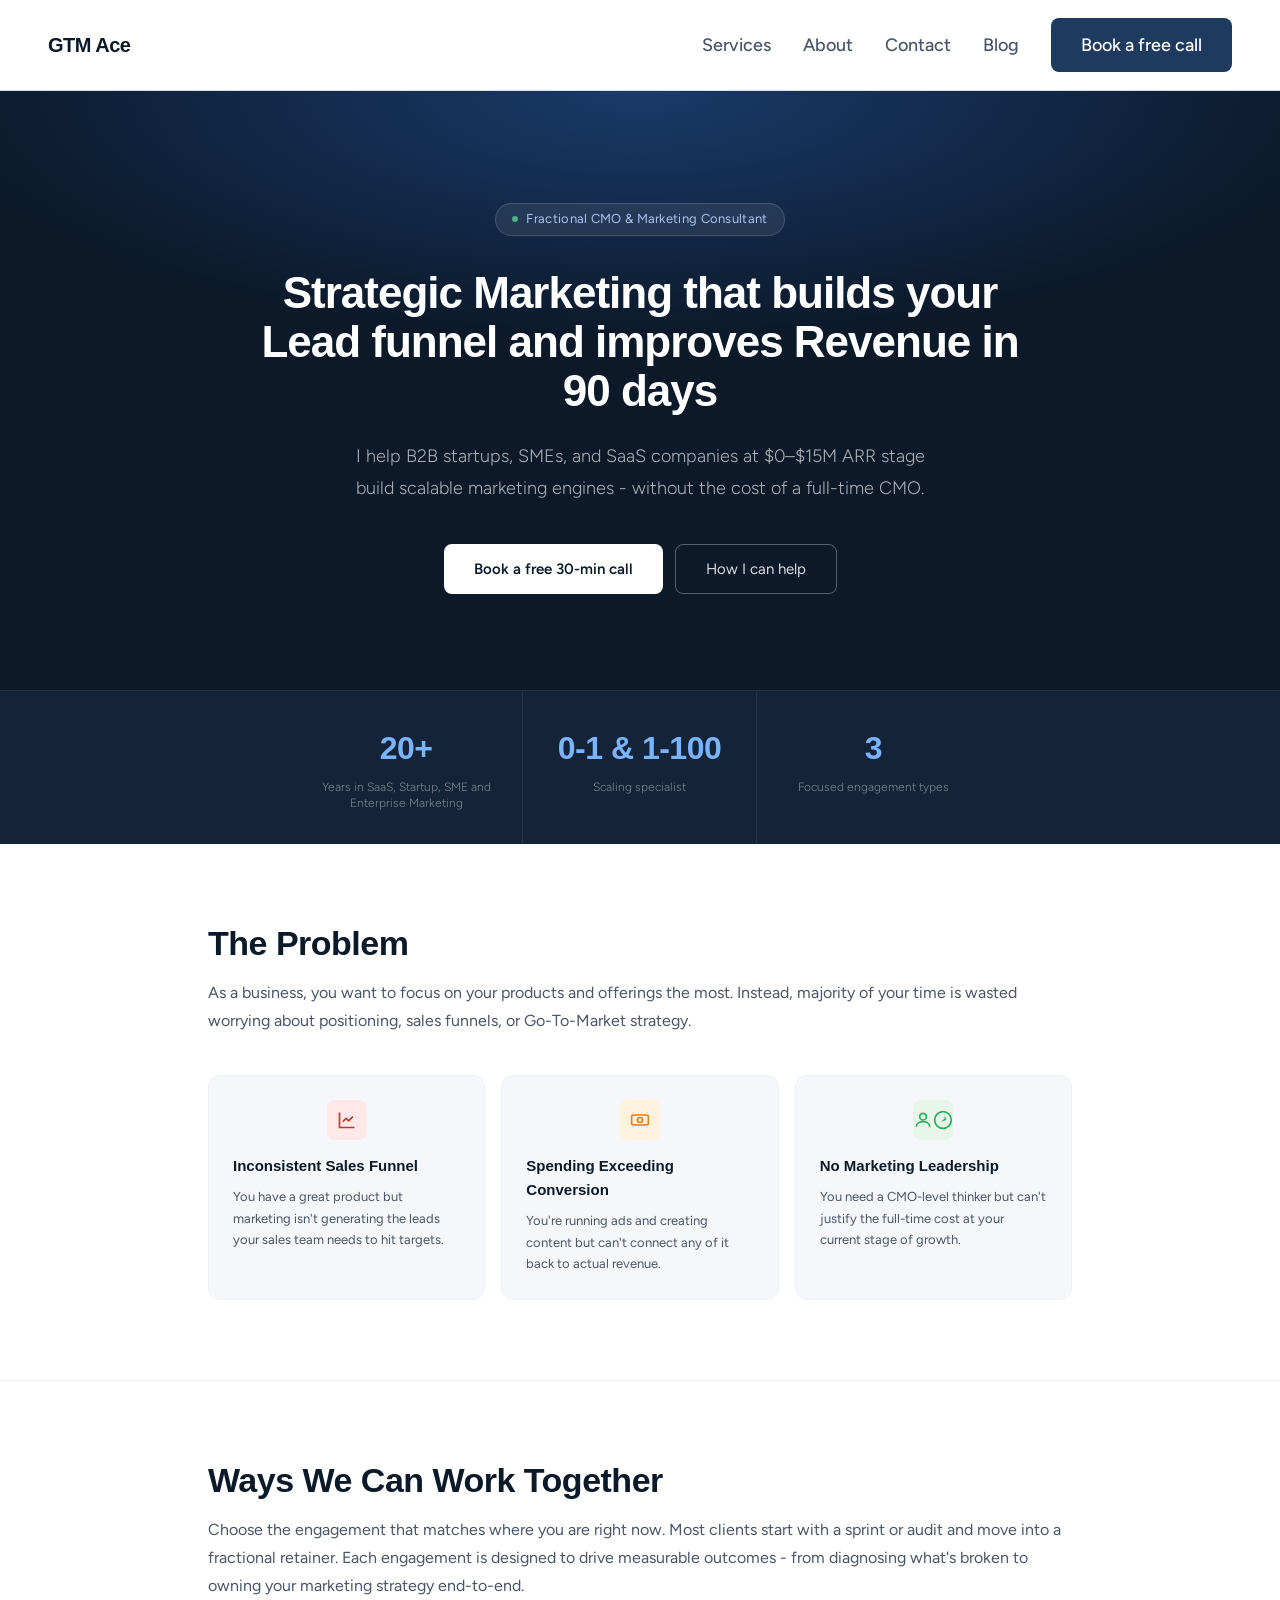
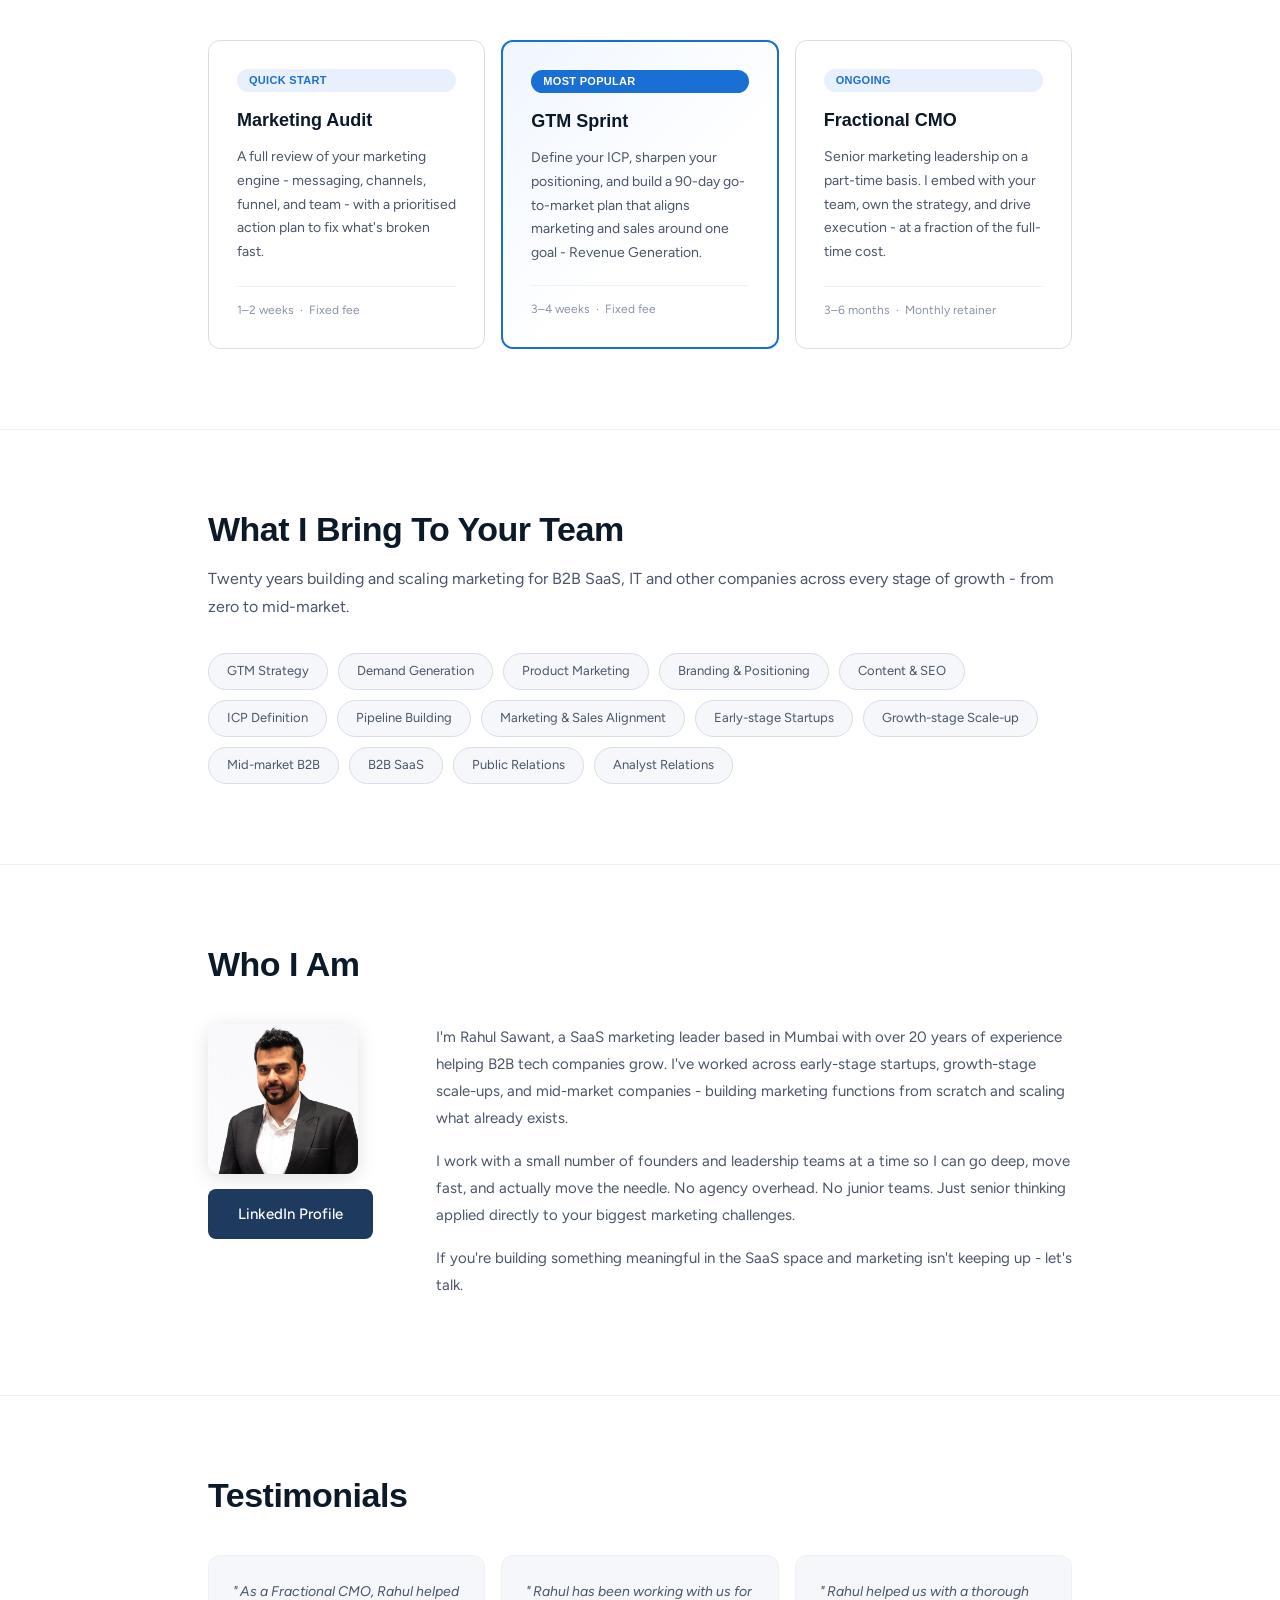
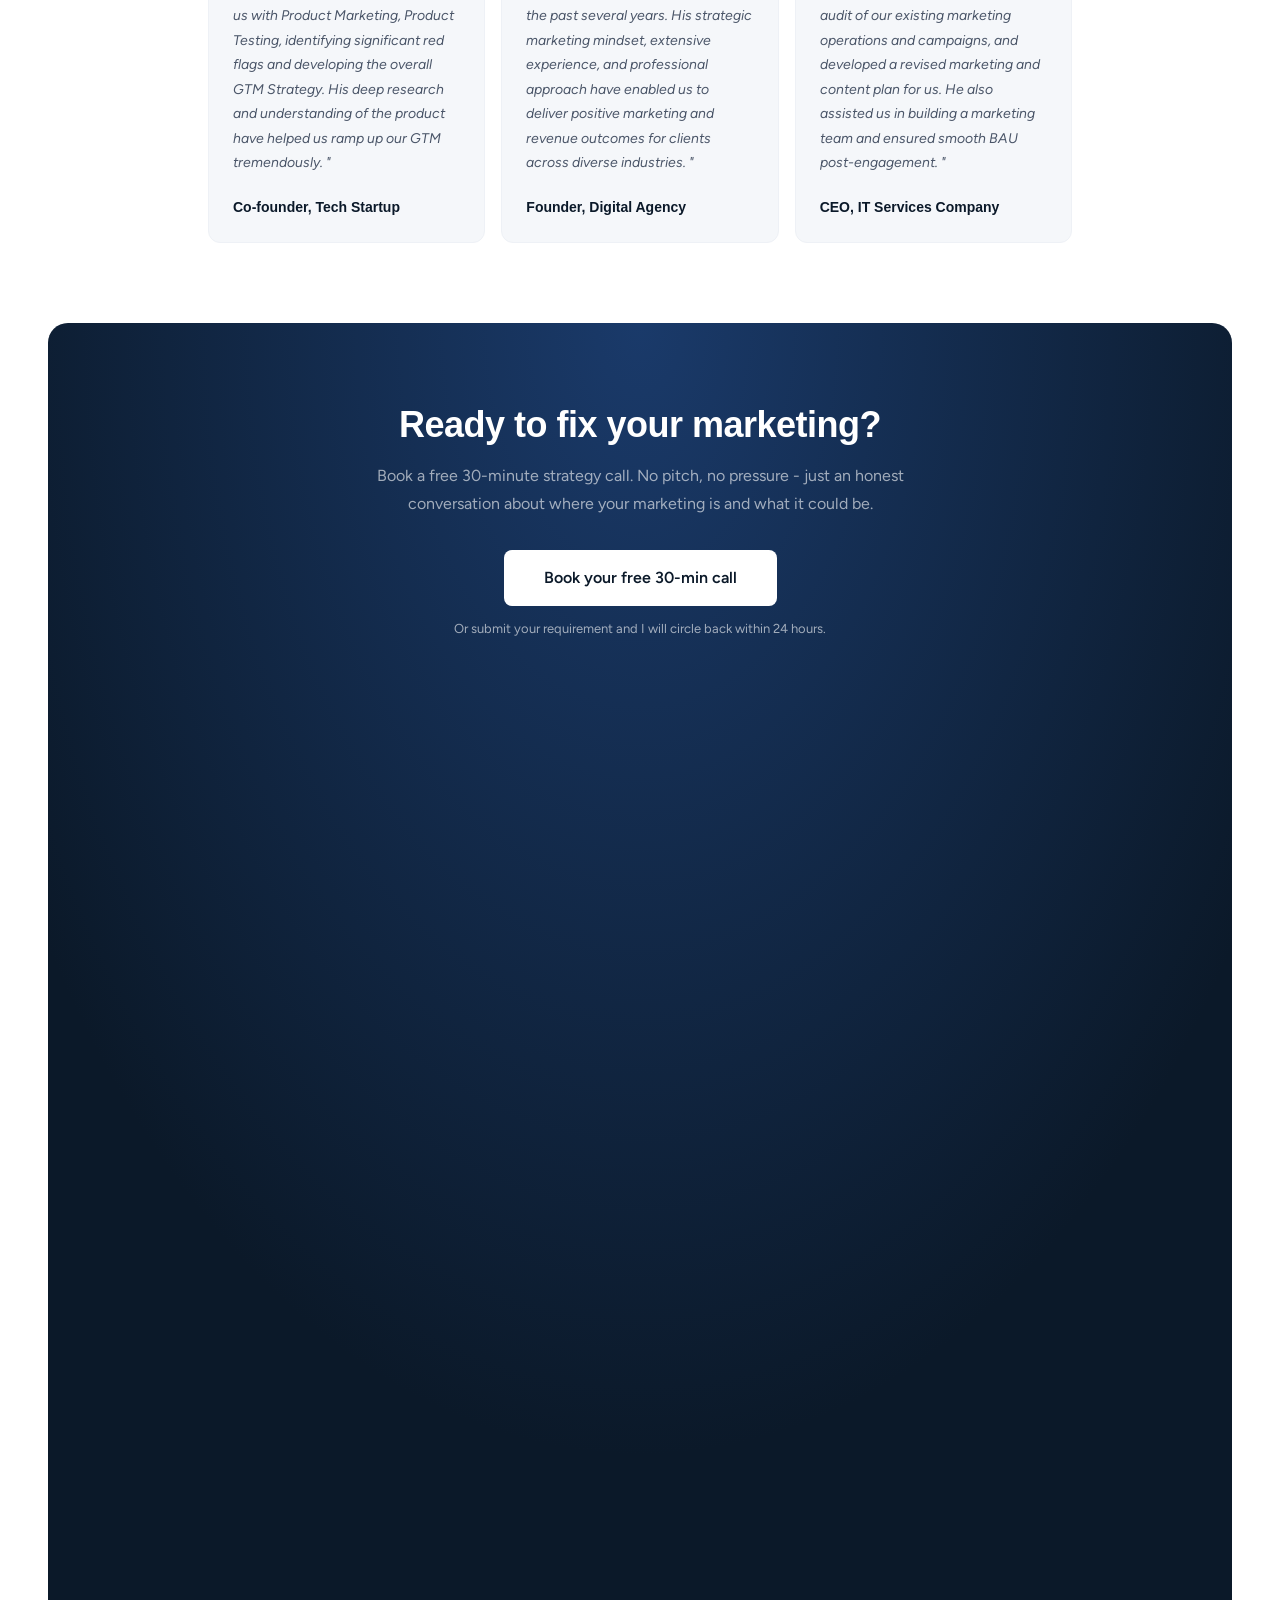
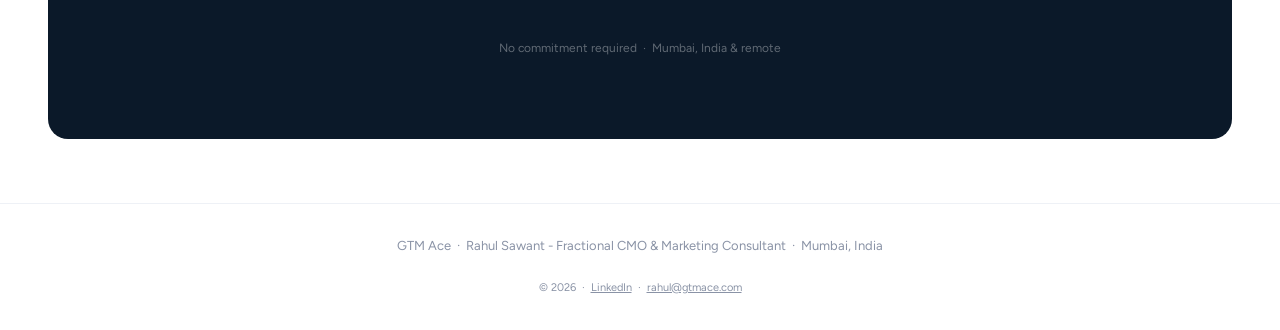
<file: index.html>
<!DOCTYPE html>
<html lang="en">
<head>
  <!-- Google tag (gtag.js) -->
  <script async src="https://www.googletagmanager.com/gtag/js?id=G-800D0QLZG1"></script>
  <script>
  window.dataLayer = window.dataLayer || [];
  function gtag(){dataLayer.push(arguments);}
  gtag('js', new Date());

  gtag('config', 'G-800D0QLZG1');
  </script>
<meta charset="UTF-8">
<meta name="viewport" content="width=device-width, initial-scale=1.0">
<title>Fractional CMO &amp; Marketing Consultant – Rahul Sawant</title>
<meta property="og:title" content="Fractional CMO &amp; Marketing Consultant – Rahul Sawant">
<meta property="og:description" content="Fractional CMO & Marketing Consultant for B2B startups & SaaS in India. Build your sales funnel and GTM engine in 90 days - without hiring a full-time CMO. Mumbai-based, serving globally.">
<link rel="canonical" href="https://www.gtmace.com/" />
<link rel="preconnect" href="https://fonts.googleapis.com">
<link rel="preconnect" href="https://fonts.gstatic.com" crossorigin>
<link href="https://fonts.googleapis.com/css2?family=Libre+Baskerville:ital,wght@0,400;0,700;1,400&family=Figtree:wght@300;400;500;600&display=swap" rel="stylesheet">
<link rel="stylesheet" href="/styles/main.css">
</head>
<body>


<!-- NAV -->
<nav id="main-nav">

  <!-- Logo -->
  <a href="/" class="nav-logo" style="position: relative; z-index: 101;">GTM Ace</a>

  <!-- Mobile Hamburger -->
  <button class="hamburger" id="menu-toggle" aria-label="Toggle menu">
    <span class="bar"></span>
    <span class="bar"></span>
    <span class="bar"></span>
  </button>

  <!-- Links -->
  <div class="nav-links" id="nav-links">
    <a href="#services">Services</a>
    <a href="#about">About</a>
    <a href="#contact">Contact</a>
    <a href="/blog/">Blog</a>
    <!-- CTA -->
    <a href="https://calendly.com/rahul-gtmace/30min" target="_blank" class="nav-cta">Book a free call</a>
  </div>

</nav>

<!-- HERO -->
<section class="hero">
  <div class="hero-inner">
    <div class="hero-badge"><span></span> Fractional CMO &amp; Marketing Consultant</div>
    <h1>Strategic Marketing that builds your Lead funnel and improves Revenue in 90 days</h1>
    <p>I help B2B startups, SMEs, and SaaS companies at $0–$15M ARR stage build scalable marketing engines - without the cost of a full-time CMO.</p>
    <div class="hero-btns">
      <a href="https://calendly.com/rahul-gtmace/30min" target="_blank" class="btn-primary">Book a free 30-min call</a>
      <button class="btn-ghost" onclick="document.getElementById('services').scrollIntoView({behavior:'smooth'})">How I can help</button>
  </div>
</section>

<!-- STATS -->
<div class="stats-bar">
  <div class="stats-inner">
    <div class="stat-item"><span class="stat-num">20+</span><div class="stat-label">Years in SaaS, Startup, SME and Enterprise Marketing</div></div>
    <div class="stat-item"><span class="stat-num">0-1 & 1-100</span><div class="stat-label">Scaling specialist</div></div>
    <div class="stat-item"><span class="stat-num">3</span><div class="stat-label">Focused engagement types</div></div>
  </div>
</div>

<!-- PROBLEM -->
<section class="section">
  <div class="section-title">The Problem</div>
  <div class="section-sub">As a business, you want to focus on your products and offerings the most. Instead, majority of your time is wasted worrying about positioning, sales funnels, or Go-To-Market strategy.</div>
  <div class="problems">
    <div class="problem-card">
      <div class="problem-icon" style="background:#FEE8E8;"><svg width="20" height="20" viewBox="0 0 24 24" fill="none"><path d="M3 3v18h18" stroke="#C0392B" stroke-width="2"/><path d="M7 14l4-4 3 3 5-5" stroke="#C0392B" stroke-width="2"/></svg></div>
      <h3>Inconsistent Sales Funnel</h3>
      <p>You have a great product but marketing isn't generating the leads your sales team needs to hit targets.</p>
    </div>
    <div class="problem-card">
      <div class="problem-icon" style="background:#FFF3E0;"><svg width="20" height="20" viewBox="0 0 24 24" fill="none"><rect x="2" y="6" width="20" height="12" rx="2" stroke="#E67E22" stroke-width="2"/><circle cx="12" cy="12" r="3" stroke="#E67E22" stroke-width="2"/></svg></div>
      <h3>Spending Exceeding Conversion</h3>
      <p>You're running ads and creating content but can't connect any of it back to actual revenue.</p>
    </div>
    <div class="problem-card">
      <div class="problem-icon" style="background:#E8F5E9;"><svg width="20" height="20" viewBox="0 0 24 24" fill="none"><circle cx="12" cy="8" r="4" stroke="#27AE60" stroke-width="2"/><path d="M4 20c0-4 4-6 8-6s8 2 8 6" stroke="#27AE60" stroke-width="2"/></svg><svg width="20" height="20" viewBox="0 0 24 24" fill="none"><circle cx="12" cy="12" r="10" stroke="#27AE60" stroke-width="2"/><path d="M14 10l-4 4 6-2-2-6z" fill="#27AE60"/></svg></div>
      <h3>No Marketing Leadership</h3>
      <p>You need a CMO-level thinker but can't justify the full-time cost at your current stage of growth.</p>
    </div>
  </div>
</section>

<hr class="divider">

<!-- SERVICES -->
<section class="section" id="services">
  <div class="section-title">Ways We Can Work Together</div>
  <div class="section-sub services-sub">Choose the engagement that matches where you are right now. Most clients start with a sprint or audit and move into a fractional retainer. Each engagement is designed to drive measurable outcomes - from diagnosing what's broken to owning your marketing strategy end-to-end.</div>
  <div class="offers">
    <div class="offer-card">
      <div class="offer-tag">Quick start</div>
      <h3>Marketing Audit</h3>
      <p>A full review of your marketing engine - messaging, channels, funnel, and team - with a prioritised action plan to fix what's broken fast.</p>
      <div class="offer-meta">1–2 weeks &nbsp;&middot;&nbsp; Fixed fee</div>
    </div>
    <div class="offer-card featured">
      <div class="offer-tag pop">Most popular</div>
      <h3>GTM Sprint</h3>
      <p>Define your ICP, sharpen your positioning, and build a 90-day go-to-market plan that aligns marketing and sales around one goal - Revenue Generation.</p>
      <div class="offer-meta">3–4 weeks &nbsp;&middot;&nbsp; Fixed fee</div>
    </div>
    <div class="offer-card">
      <div class="offer-tag">Ongoing</div>
      <h3>Fractional CMO</h3>
      <p>Senior marketing leadership on a part-time basis. I embed with your team, own the strategy, and drive execution - at a fraction of the full-time cost.</p>
      <div class="offer-meta">3–6 months &nbsp;&middot;&nbsp; Monthly retainer</div>
    </div>
  </div>
</section>

<hr class="divider">

<!-- EXPERTISE -->
<section class="section">
  <div class="section-title">What I Bring To Your Team</div>
  <div class="section-sub">Twenty years building and scaling marketing for B2B SaaS, IT and other companies across every stage of growth - from zero to mid-market.</div>
  <div class="tags">
    <span class="tag">GTM Strategy</span>
    <span class="tag">Demand Generation</span>
    <span class="tag">Product Marketing</span>
    <span class="tag">Branding &amp; Positioning</span>
    <span class="tag">Content &amp; SEO</span>
    <span class="tag">ICP Definition</span>
    <span class="tag">Pipeline Building</span>
    <span class="tag">Marketing &amp; Sales Alignment</span>
    <span class="tag">Early-stage Startups</span>
    <span class="tag">Growth-stage Scale-up</span>
    <span class="tag">Mid-market B2B</span>
    <span class="tag">B2B SaaS</span>
    <span class="tag">Public Relations</span>
    <span class="tag">Analyst Relations</span>
  </div>
</section>

<hr class="divider">

<!-- ABOUT -->
<section class="section" id="about">
  <div class="section-title">Who I Am</div>
  <div class="about-grid">
    <div>
      <img src="/images/rahul-sawant.jpg" alt="Rahul Sawant" class="avatar-photo">
<a href="https://www.linkedin.com/in/rahuldsawant/" target="_blank" class="nav-cta" style="margin-top:15px; display:inline-block;">LinkedIn Profile</a>
    </div>
    <div class="about-text">
      <p>I'm Rahul Sawant, a SaaS marketing leader based in Mumbai with over 20 years of experience helping B2B tech companies grow. I've worked across early-stage startups, growth-stage scale-ups, and mid-market companies - building marketing functions from scratch and scaling what already exists.</p>
      <p>I work with a small number of founders and leadership teams at a time so I can go deep, move fast, and actually move the needle. No agency overhead. No junior teams. Just senior thinking applied directly to your biggest marketing challenges.</p>
      <p>If you're building something meaningful in the SaaS space and marketing isn't keeping up - let's talk.</p>
    </div>
  </div>
</section>

<hr class="divider">

<!-- TESTIMONIALS -->
<section class="section">
  <div class="section-title">Testimonials</div>
  <div class="testimonials">
    <div class="testi">
      <!-- <div class="testi-quote">&ldquo;</div> -->
      <div class="testi-text">" As a Fractional CMO, Rahul helped us with Product Marketing, Product Testing, identifying significant red flags and developing the overall GTM Strategy. His deep research and understanding of the product have helped us ramp up our GTM tremendously. "</div>
      <div class="testi-name">Co-founder, Tech Startup</div>
      <!-- <div class="testi-role">Company</div> -->
    </div>
    <div class="testi">
      <!-- <div class="testi-quote">&ldquo;</div> -->
      <div class="testi-text">" Rahul has been working with us for the past several years. His strategic marketing mindset, extensive experience, and professional approach have enabled us to deliver positive marketing and revenue outcomes for clients across diverse industries. "</div>
      <div class="testi-name">Founder, Digital Agency</div>
      <!-- <div class="testi-role">Company</div> -->
    </div>
    <div class="testi">
      <!-- <div class="testi-quote">&ldquo;</div> -->
      <div class="testi-text">" Rahul helped us with a thorough audit of our existing marketing operations and campaigns, and developed a revised marketing and content plan for us. He also assisted us in building a marketing team and ensured smooth BAU post-engagement. "</div>
      <div class="testi-name">CEO, IT Services Company</div>
      <!-- <div class="testi-role">Company</div> -->
    </div>
  </div>
</section>

<!-- CTA -->
<section class="cta-section" id="contact">
  <div class="cta-inner">
    <h2>Ready to fix your marketing?</h2>
    <p>Book a free 30-minute strategy call. No pitch, no pressure - just an honest conversation about where your marketing is and what it could be.</p>
    <a href="https://calendly.com/rahul-gtmace/30min" target="_blank" class="btn-primary" style="font-size: 16px; padding: 15px 40px;">Book your free 30-min call</a><p style="margin-top:12px;font-size:13px;color:rgba(255,255,255,0.6);">
<!--Or reach out to me on rahul(@)gtmace(dot)com -->
Or submit your requirement and I will circle back within 24 hours.

      <!-- Zoho Form -->
      <div id="zf_div_GhgVlTLTNBAQt4B-86AfNKpljFhYsNhk50m5rSOUZlI">
</div>
<script type="text/javascript">
(function() {
	try{
		var f = document.createElement("iframe");
		
			var ifrmSrc = 'https://forms.zohopublic.in/rahulgtm1/form/GTMAceInquiry/formperma/GhgVlTLTNBAQt4B-86AfNKpljFhYsNhk50m5rSOUZlI?zf_rszfm=1';
		
		
        try{
			if ( typeof ZFAdvLead != "undefined" && typeof zfutm_zfAdvLead != "undefined" ) {
				for( var prmIdx = 0 ; prmIdx < ZFAdvLead.utmPNameArr.length ; prmIdx ++ ) {
				    var utmPm = ZFAdvLead.utmPNameArr[ prmIdx ];
				    utmPm = ( ZFAdvLead.isSameDomian && ( ZFAdvLead.utmcustPNameArr.indexOf(utmPm) == -1 ) ) ? "zf_" + utmPm : utmPm;
				    var utmVal = zfutm_zfAdvLead.zfautm_gC_enc( ZFAdvLead.utmPNameArr[ prmIdx ] );
				    if ( typeof utmVal !== "undefined" ) {
				      if ( utmVal != "" ) {
				        if(ifrmSrc.indexOf('?') > 0){
				             ifrmSrc = ifrmSrc+'&'+utmPm+'='+utmVal;
				        }else{
				            ifrmSrc = ifrmSrc+'?'+utmPm+'='+utmVal;
				        }
				      }
				    }
				}
			}
			if ( typeof ZFLead !== "undefined" && typeof zfutm_zfLead !== "undefined" ) {
				for( var prmIdx = 0 ; prmIdx < ZFLead.utmPNameArr.length ; prmIdx ++ ) {
		        	var utmPm = ZFLead.utmPNameArr[ prmIdx ];
		        	var utmVal = zfutm_zfLead.zfutm_gC_enc( ZFLead.utmPNameArr[ prmIdx ] );
			        if ( typeof utmVal !== "undefined" ) {
			          if ( utmVal != "" ){
			            if(ifrmSrc.indexOf('?') > 0){
			              ifrmSrc = ifrmSrc+'&'+utmPm+'='+utmVal;//No I18N
			            }else{
			              ifrmSrc = ifrmSrc+'?'+utmPm+'='+utmVal;//No I18N
			            }
			          }
			        }
		      	}
			}
			if (!((new RegExp("[?&]referrername=")).test(ifrmSrc))) {
            var rfr = window.location.href;
            
            try { 
                rfr = window.self !== window.top ? 
                    window.top.location.href : 
                    (/^https?:\/\/[\w.-]+\.[a-zA-Z]{2,}/i.test(rfr) ? rfr : "");
            } catch (e) {}
            
            if (rfr && rfr !== "") {
                if (rfr.length > 1800) {
                    var queryIndex = rfr.indexOf('?');
                    if (queryIndex > -1) {
                        rfr = rfr.substring(0, queryIndex);
                    }
                    if (rfr.length > 1800) {
                        rfr = rfr.substring(0, 1800);
                    }
                }
                ifrmSrc += ((ifrmSrc.indexOf('?') > 0) ? '&' : '?') + 'referrername=' + encodeURIComponent(rfr);
            }
        }
		}catch(e){}
	
		
		f.src = ifrmSrc;
		f.style.border="none";
		f.style.height="927px";
		f.style.width="99%";
		f.style.transition="all 0.5s ease";
		f.setAttribute("aria-label", 'GTM Ace Website Inquiry');
		
		var d = document.getElementById("zf_div_GhgVlTLTNBAQt4B-86AfNKpljFhYsNhk50m5rSOUZlI");
		d.appendChild(f);
		window.addEventListener('message', function (){
			var evntData = event.data;
			if( evntData && evntData.constructor == String ){
				var zf_ifrm_data = evntData.split("|");
				if ( zf_ifrm_data.length == 2 || zf_ifrm_data.length == 3 ) {
					var zf_perma = zf_ifrm_data[0];
					var zf_ifrm_ht_nw = ( parseInt(zf_ifrm_data[1], 10) + 15 ) + "px";
					var iframe = document.getElementById("zf_div_GhgVlTLTNBAQt4B-86AfNKpljFhYsNhk50m5rSOUZlI").getElementsByTagName("iframe")[0];
					if ( (iframe.src).indexOf('formperma') > 0 && (iframe.src).indexOf(zf_perma) > 0 ) {
						var prevIframeHeight = iframe.style.height;
						var zf_tout = false;
						if( zf_ifrm_data.length == 3 ) {
						    iframe.scrollIntoView();
						    zf_tout = true;
						}

						if ( prevIframeHeight != zf_ifrm_ht_nw ) {
							if( zf_tout ) {
							    setTimeout(function(){
							        iframe.style.height = zf_ifrm_ht_nw;
							    },500);
							} else {
							    iframe.style.height = zf_ifrm_ht_nw;
							}
						}
					}
				}
			}
		}, false);
    }catch(e){}
	
	
})();
</script>	
      <!-- Zoho Form End -->
    
</p>
    <div class="cta-note">No commitment required &nbsp;&middot;&nbsp; Mumbai, India &amp; remote</div>
  </div>
</section>

<footer>
  GTM Ace &nbsp;&middot;&nbsp; Rahul Sawant - Fractional CMO &amp; Marketing Consultant &nbsp;&middot;&nbsp; Mumbai, India
  <br><br>
  <span style="font-size: 11px;">&#169; 2026 &nbsp;&middot;&nbsp; <a href="https://www.linkedin.com/in/rahulsawant" style="color: var(--gray-400);">LinkedIn</a> &nbsp;&middot;&nbsp; <a href="mailto:rahul@gtmace.com" style="color: var(--gray-400);">rahul@gtmace.com</a></span>
</footer>


<!-- <script src="/js/blog.js"></script> -->
<script>
async function renderBlogPreview(id, limit){
 const res = await fetch('/content/blog/');
 const txt = await res.text();
 const matches = [...txt.matchAll(/href="(.*?\.json)"/g)];
 const files = matches.map(m=>m[1]);
 const posts = await Promise.all(files.map(f=>fetch('/content/blog/'+f).then(r=>r.json())));
 posts.sort((a,b)=>new Date(b.date)-new Date(a.date));
 const el=document.getElementById(id);
 posts.slice(0,limit).forEach(p=>{
  el.innerHTML+=`<div style="margin-bottom:20px;"><h3>${p.title}</h3><p>${p.description||''}</p><a href="/blog/${p.slug}">Read →</a></div>`;
 });
}
<!-- renderBlogPreview("blog-preview",3); -->
</script>
<script>
  const menuToggle = document.getElementById('menu-toggle');
  const navItems = document.querySelectorAll('.nav-links a');

  menuToggle.addEventListener('click', () => {
    document.body.classList.toggle('nav-open');
  });

  navItems.forEach(item => {
    item.addEventListener('click', () => {
      document.body.classList.remove('nav-open');
    });
  });
</script>
</body>
</html>
</file>
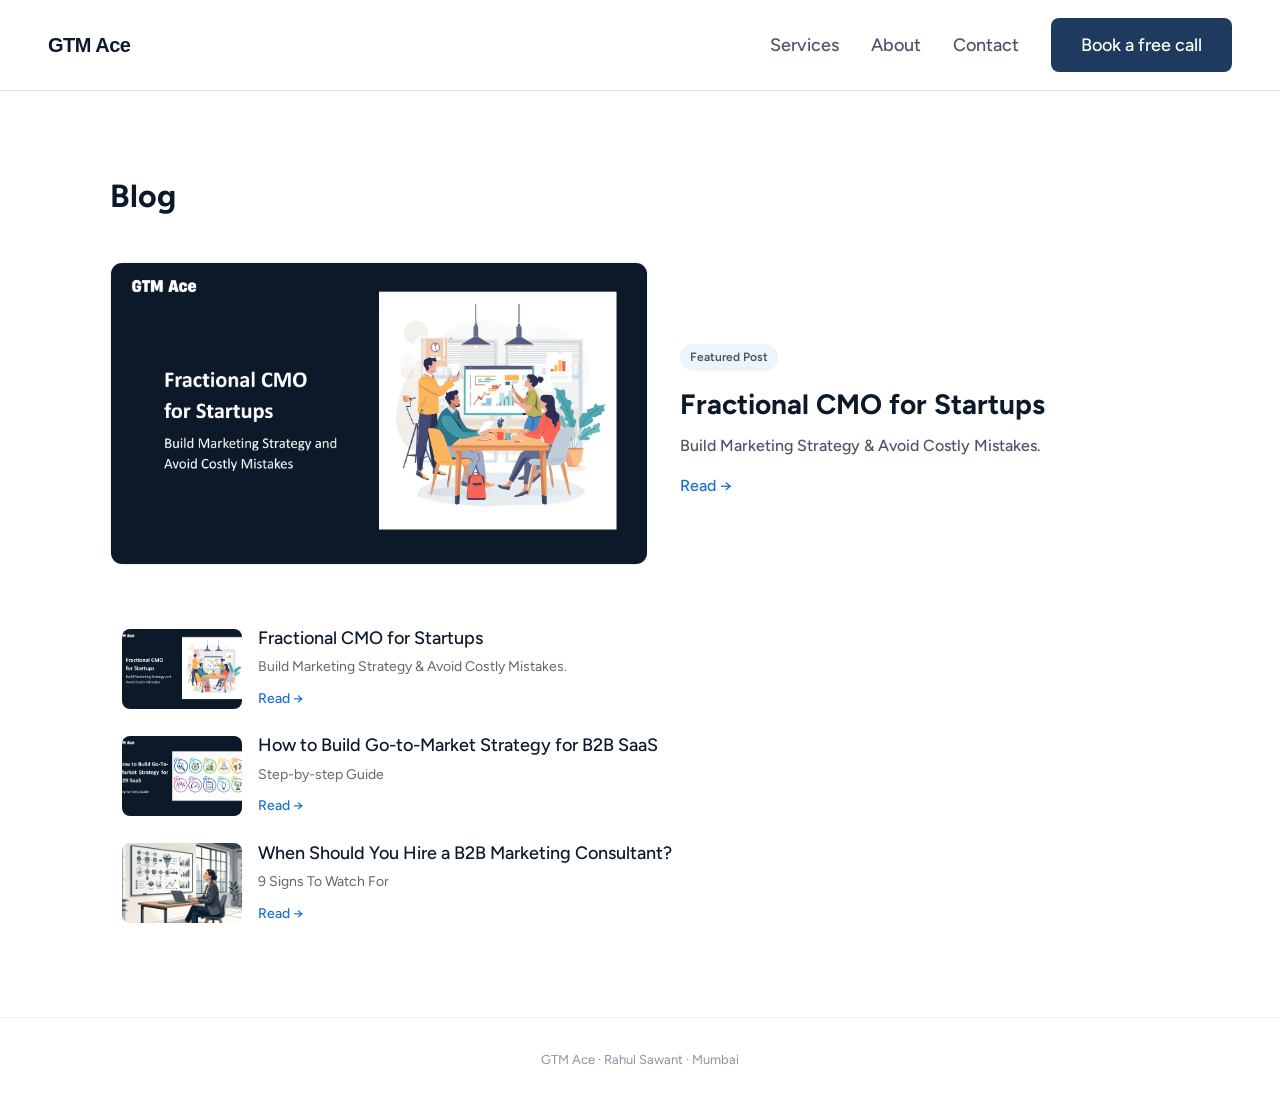
<file: blog/index.html>
<!DOCTYPE html>
<html lang="en">
<head>
  <!-- Google tag (gtag.js) -->
  <script async src="https://www.googletagmanager.com/gtag/js?id=G-800D0QLZG1"></script>
  <script>
  window.dataLayer = window.dataLayer || [];
  function gtag(){dataLayer.push(arguments);}
  gtag('js', new Date());

  gtag('config', 'G-800D0QLZG1');
  </script>
<meta charset="UTF-8">
<meta name="viewport" content="width=device-width, initial-scale=1.0">
<title>Blog | GTM Ace</title>

<!-- Fonts -->
<link rel="preconnect" href="https://fonts.googleapis.com">
<link rel="preconnect" href="https://fonts.gstatic.com" crossorigin>
<link href="https://fonts.googleapis.com/css2?family=Figtree:wght@300;400;500;600&display=swap" rel="stylesheet">
<link rel="stylesheet" href="/styles/main.css">
<style>
/* FEATURED POST CONTENT */
.featured-content h2 {
  font-size: 28px;
  margin-bottom: 10px;
}

.featured-content p {
  color: var(--text-muted);
  margin-bottom: 15px;
}

.featured-content a {
  color: var(--blue);
  text-decoration: none;
  font-weight: 500;
}
</style>
</head>

<body>

<!-- NAV -->
<nav>
  <a href="/" class="nav-logo">GTM Ace</a>
  <div class="nav-links">
    <a href="/#services">Services</a>
    <a href="/#about">About</a>
    <a href="/#contact">Contact</a>
    <a href="https://calendly.com/rahul-gtmace/30min" target="_blank" class="nav-cta">Book a free call</a>
  </div>
    <a href="https://calendly.com/rahul-gtmace/30min" target="_blank" class="mobile-cta">Book a free call</a>
</nav>

<!-- BLOG -->
<div class="container">
  <h1 class="blog-title">Blog</h1>

  <!-- FEATURED -->
  <div class="featured-post">
    <a href="/blog/fractional-cmo-for-startups/">
      <img src="/images/Fractional-CMO-for-Startups-GTMAce.png" alt="Fractional CMO for Startups - GTM Ace">
    </a>

    <div class="featured-content">
      <a href="/blog/fractional-cmo-for-startups/" style="text-decoration:none; color:inherit;">
        <p class="featured-label">Featured Post</p>
        <h2>Fractional CMO for Startups</h2>
        <p>Build Marketing Strategy & Avoid Costly Mistakes.</p>
      </a>
      <a href="/blog/fractional-cmo-for-startups/">Read →</a>
    </div>
  </div>

  <!-- GRID -->
<div class="blog-grid">
  <a href="/blog/fractional-cmo-for-startups/" class="blog-card-horizontal">
    <img 
      src="/images/Fractional-CMO-for-Startups-GTMAce.png" 
      alt="Fractional CMO for Startups"
      class="blog-card-image"
    >
    <div class="blog-card-content">
      <h3>Fractional CMO for Startups</h3>
      <p>Build Marketing Strategy & Avoid Costly Mistakes.</p>
      <span class="read-more">Read →</span>
    </div>
  </a>
</div>

<div class="blog-grid">
  <a href="/blog/how-to-build-go-to-market-strategy-for-b2b-saas/" class="blog-card-horizontal">
    <img 
      src="/images/how-to-build-gtm-strategy-for-b2b-saas.png" 
      alt="B2B SaaS GTM Strategy Guide"
      class="blog-card-image"
    >
    <div class="blog-card-content">
      <h3>How to Build Go-to-Market Strategy for B2B SaaS</h3>
      <p>Step-by-step Guide</p>
      <span class="read-more">Read →</span>
    </div>
  </a>
</div>

<div class="blog-grid">
  <a href="/blog/when-should-you-hire-a-b2b-marketing-consultant-9-signs/" class="blog-card-horizontal">
    <img 
      src="/images/When-Should-You-Hire-a-B2B-Marketing-Consultant-9-Signs.jpg" 
      alt="B2B SaaS GTM Strategy Guide"
      class="blog-card-image"
    >
    <div class="blog-card-content">
      <h3>When Should You Hire a B2B Marketing Consultant?</h3>
      <p>9 Signs To Watch For</p>
      <span class="read-more">Read →</span>
    </div>
  </a>
</div>
    <!-- Blog Index Template
    <div class="post">
      <h3>Sample Blog Title</h3>
      <p>Short description of your blog post.</p>
      <a href="/blog/sample/">Read →</a>
    </div>
    -->
    
  </div>
</div>

<!-- FOOTER -->
<footer>
  GTM Ace · Rahul Sawant · Mumbai
</footer>

</body>
</html>
</file>
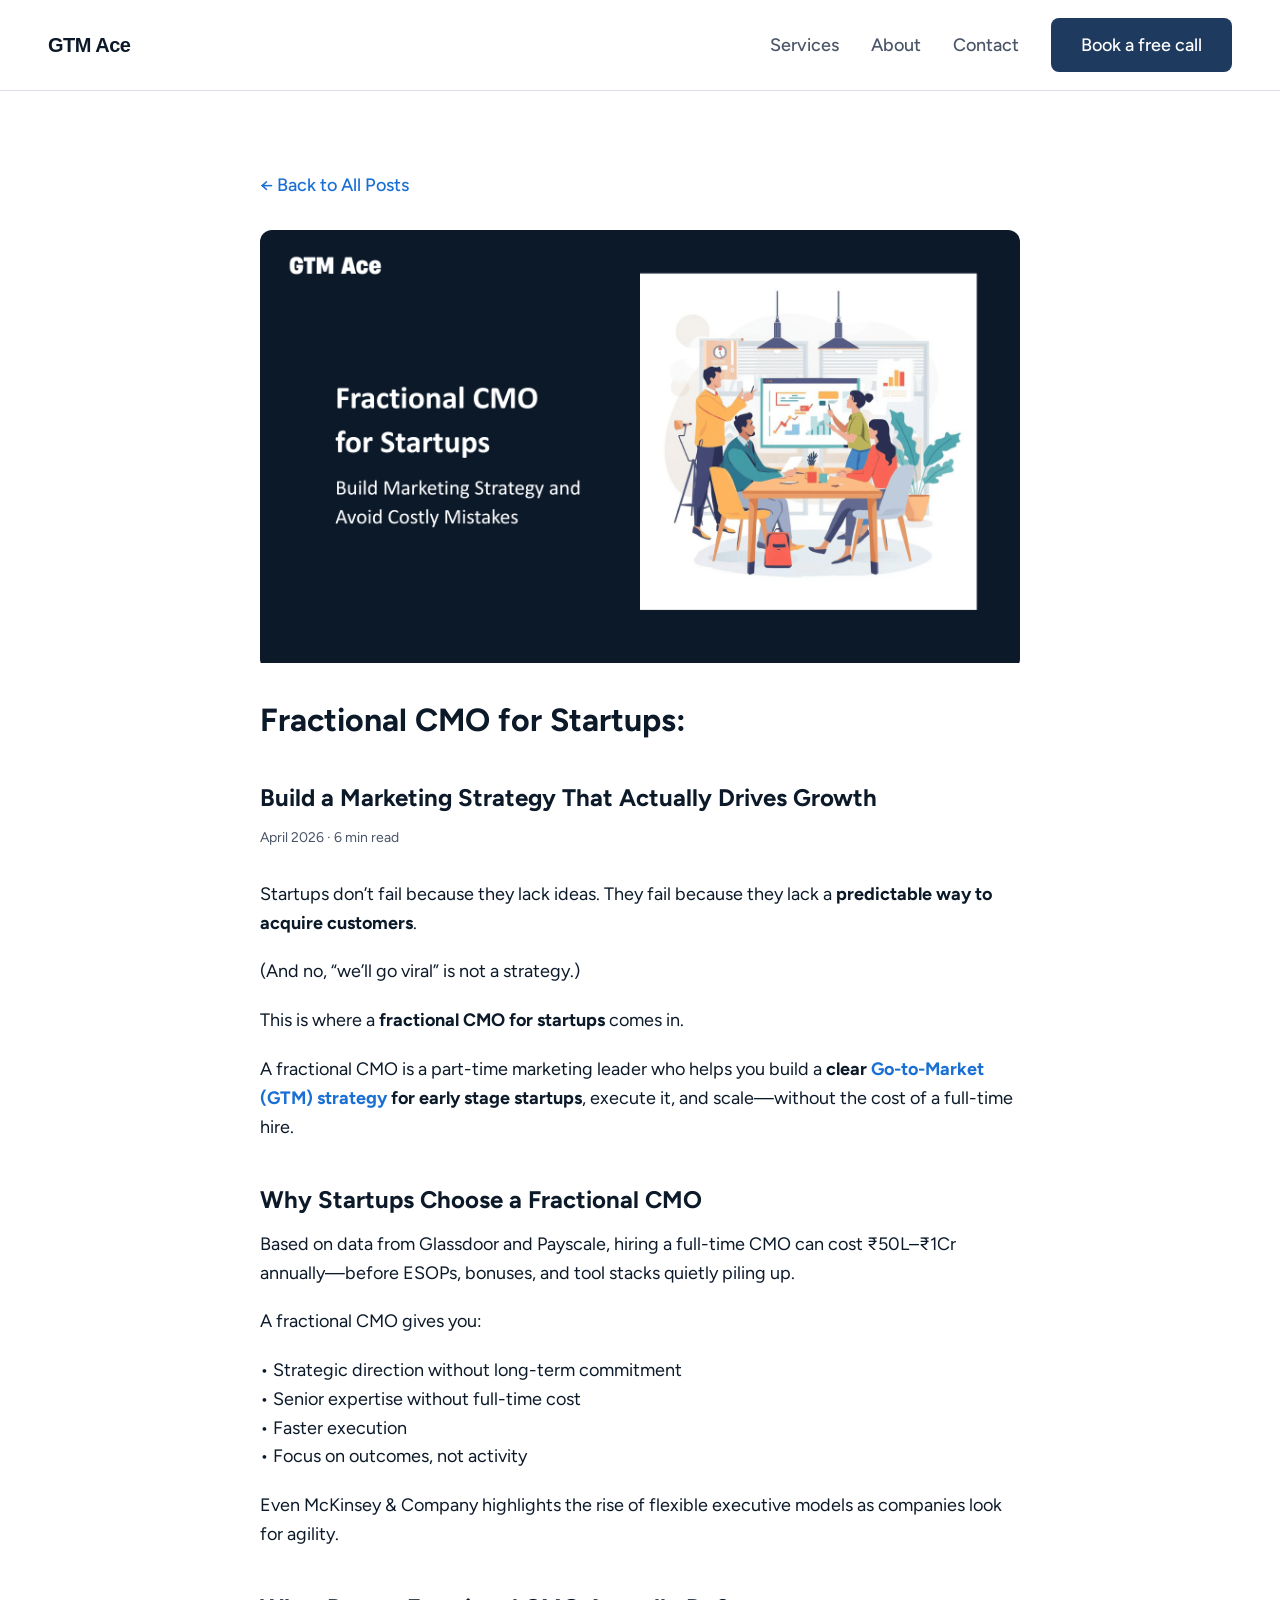
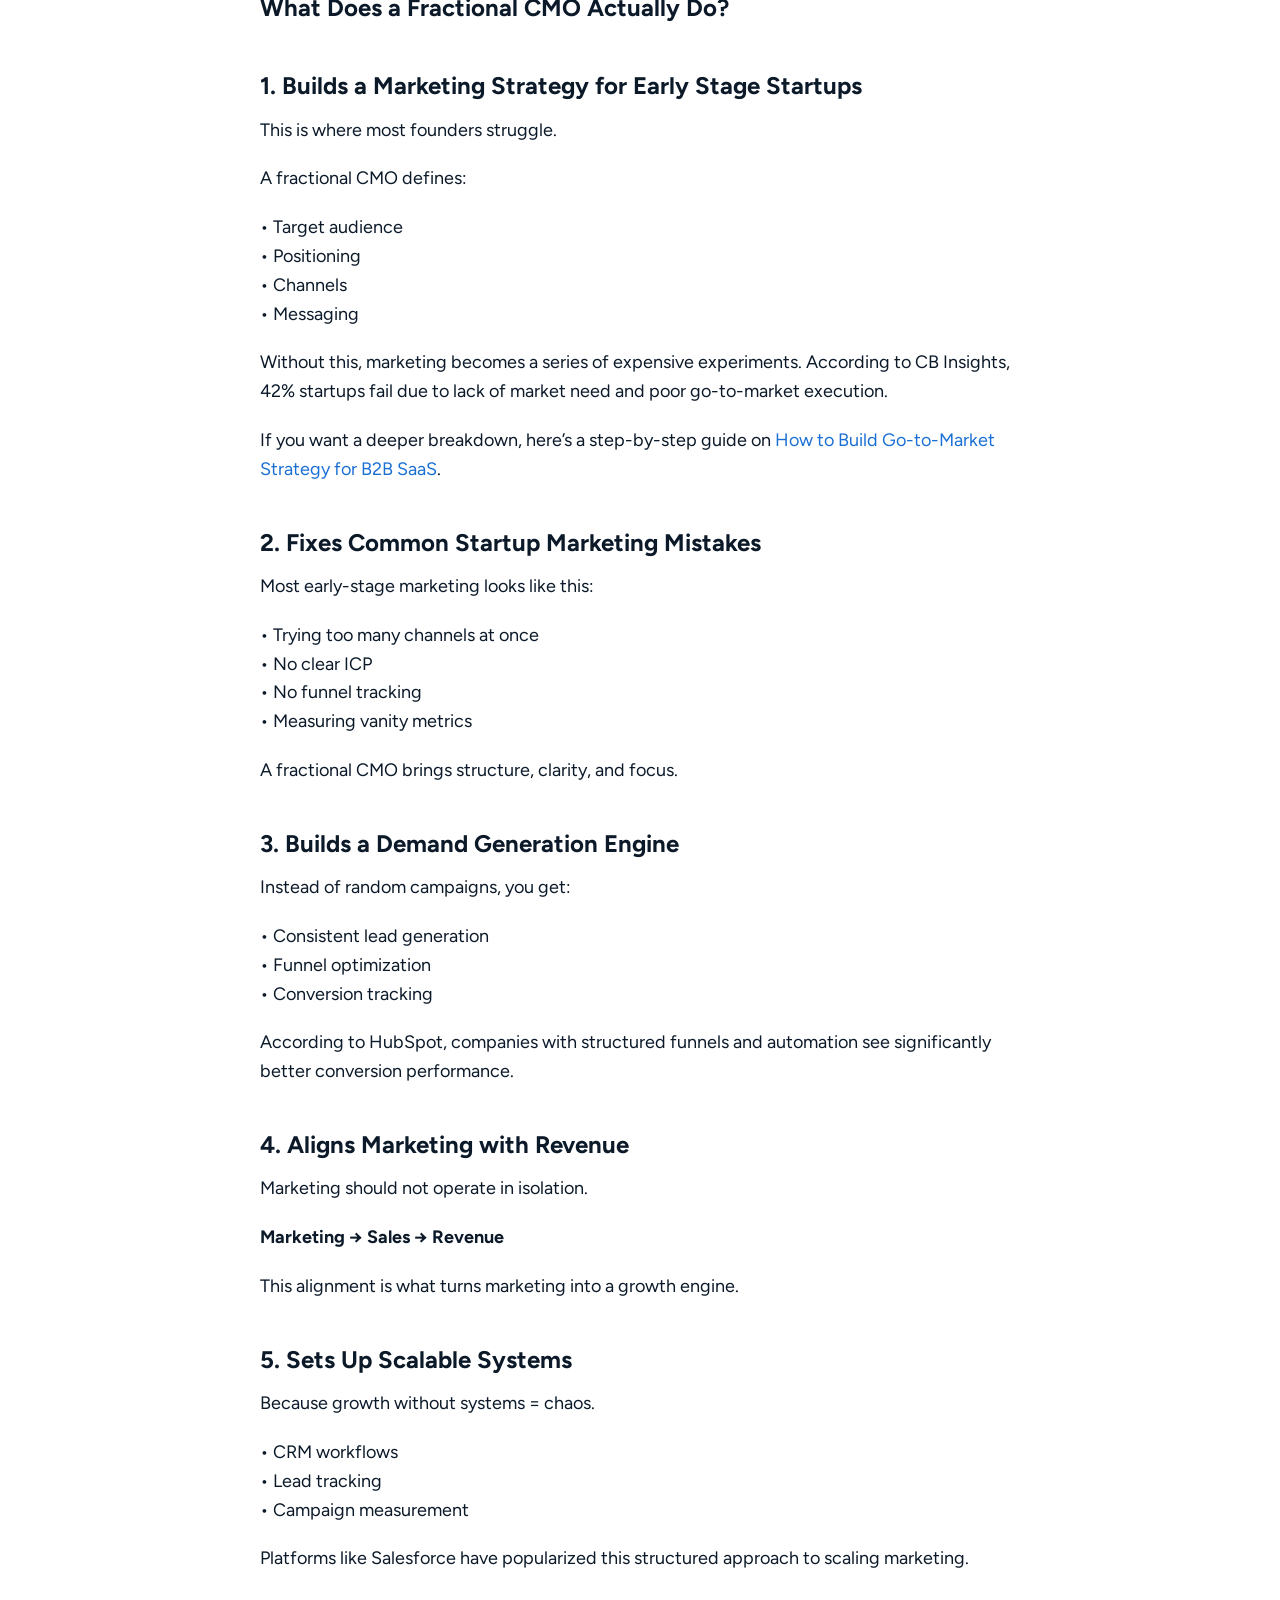
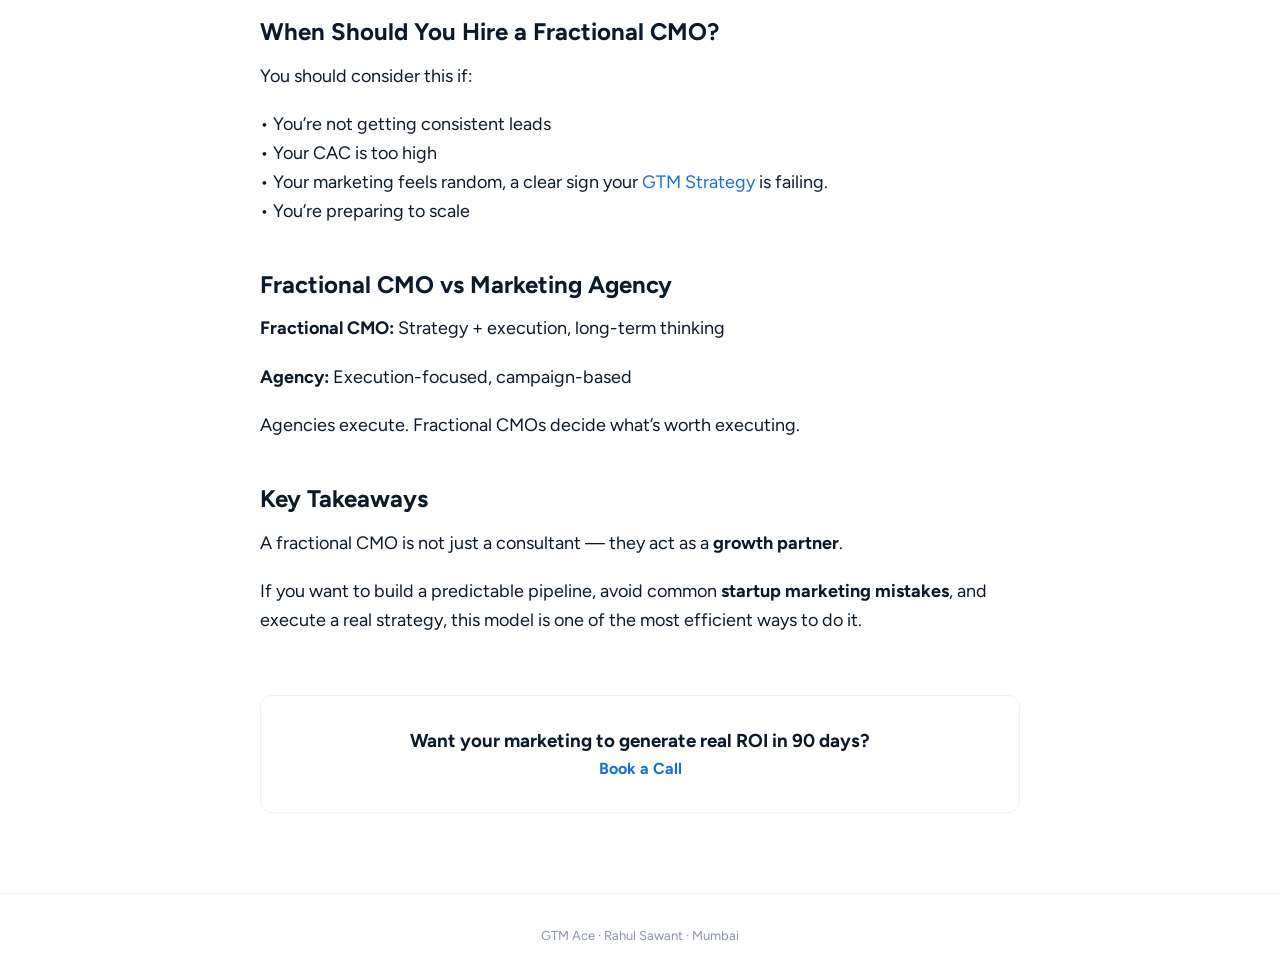
<file: blog/fractional-cmo-for-startups/index.html>
<!DOCTYPE html>
<html lang="en">
<head>
  <!-- Google tag (gtag.js) -->
  <script async src="https://www.googletagmanager.com/gtag/js?id=G-800D0QLZG1"></script>
  <script>
  window.dataLayer = window.dataLayer || [];
  function gtag(){dataLayer.push(arguments);}
  gtag('js', new Date());

  gtag('config', 'G-800D0QLZG1');
  </script>
<meta charset="UTF-8">
<meta name="viewport" content="width=device-width, initial-scale=1.0">

<title>Fractional CMO for Startups | Build Marketing Strategy & Avoid Costly Mistakes</title>

<meta name="description" content="Learn what a fractional CMO does for startups, how they build marketing strategy, avoid costly mistakes, and create predictable growth without hiring full-time.">

<meta name="keywords" content="fractional CMO for startups, marketing strategy for early stage startups, startup marketing mistakes, go to market strategy startups">

<link rel="canonical" href="https://www.gtmace.com/blog/fractional-cmo-for-startups/">

<!-- Open Graph -->
<meta property="og:title" content="Fractional CMO for Startups">
<meta property="og:description" content="Build a predictable growth engine without hiring a full-time CMO.">
<meta property="og:type" content="article">
<meta property="og:url" content="https://www.gtmace.com/blog/fractional-cmo-for-startups">
<meta property="og:image" content="https://www.gtmace.com/images/fractional-cmo.jpg">

<!-- Fonts (KEEP — matches homepage) -->
<link rel="preconnect" href="https://fonts.googleapis.com">
<link rel="preconnect" href="https://fonts.gstatic.com" crossorigin>
<link href="https://fonts.googleapis.com/css2?family=Libre+Baskerville:ital,wght@0,400;0,700;1,400&family=Figtree:wght@300;400;500;600&display=swap" rel="stylesheet">

<!-- MAIN CSS -->
<link rel="stylesheet" href="/styles/main.css">

<!-- ONLY BLOG-SPECIFIC TYPOGRAPHY -->
<style>
.blog-container h1 {
  line-height: 1.2;
  margin-bottom: 20px;
}

.blog-container p {
  font-size: 18px;
  margin-bottom: 20px;
}

.blog-container h2 {
  margin-top: 40px;
  margin-bottom: 10px;
}

.blog-container a {
  color: var(--blue);
  text-decoration: none;
}

.blog-container a:hover {
  text-decoration: underline;
}
</style>
</head>

<body>

<!-- NAV -->
<nav>
  <a href="/" class="nav-logo">GTM Ace</a>
  <div class="nav-links">
    <a href="/#services">Services</a>
    <a href="/#about">About</a>
    <a href="/#contact">Contact</a>
    <a href="https://calendly.com/rahul-gtmace/30min" target="_blank" class="nav-cta">Book a free call</a>
  </div>
  <a href="https://calendly.com/rahul-gtmace/30min" target="_blank" class="mobile-cta">Book a free call</a>
</nav>

<!-- BLOG -->
<div class="blog-container">

  <!-- BACK LINK -->
  <p style="margin-bottom: 20px;">
    <a href="/blog/" style="font-weight:500;">← Back to All Posts</a>
  </p>

  <!-- IMAGE -->
  <div class="blog-image aspect-16-9">
    <img src="/images/Fractional-CMO-for-Startups-GTMAce.png" alt="Fractional CMO for startups - GTM Ace">
  </div>

  <!-- TITLE -->
  <h1>Fractional CMO for Startups:</h1> 
  <h2>Build a Marketing Strategy That Actually Drives Growth</h2>

  <!-- META -->
  <div class="blog-meta">
    April 2026 · 6 min read
  </div>

  <p>Startups don’t fail because they lack ideas. They fail because they lack a <strong>predictable way to acquire customers</strong>.</p>

  <p>(And no, “we’ll go viral” is not a strategy.)</p>

  <p>This is where a <strong>fractional CMO for startups</strong> comes in.</p>

  <p>A fractional CMO is a part-time marketing leader who helps you build a <strong>clear <a href="https://www.gtmace.com/blog/how-to-build-go-to-market-strategy-for-b2b-saas/">Go-to-Market (GTM) strategy</a> for early stage startups</strong>, execute it, and scale—without the cost of a full-time hire.</p>

  <h2>Why Startups Choose a Fractional CMO</h2>

  <p>Based on data from Glassdoor and Payscale, hiring a full-time CMO can cost ₹50L–₹1Cr annually—before ESOPs, bonuses, and tool stacks quietly piling up.</p>

  <p>A fractional CMO gives you:</p>

  <p>
  • Strategic direction without long-term commitment<br>
  • Senior expertise without full-time cost<br>
  • Faster execution<br>
  • Focus on outcomes, not activity
  </p>
 
  <p>Even McKinsey & Company highlights the rise of flexible executive models as companies look for agility.</p>

  <h2>What Does a Fractional CMO Actually Do?</h2>

  <h2>1. Builds a Marketing Strategy for Early Stage Startups</h2>

  <p>This is where most founders struggle.</p>

  <p>A fractional CMO defines:</p>

  <p>
  • Target audience<br>
  • Positioning<br>
  • Channels<br>
  • Messaging
  </p>

  <p>Without this, marketing becomes a series of expensive experiments. According to CB Insights, 42% startups fail due to lack of market need and poor go-to-market execution.</p>
  <p>If you want a deeper breakdown, here’s a step-by-step guide on <a href="https://www.gtmace.com/blog/how-to-build-go-to-market-strategy-for-b2b-saas/">How to Build Go-to-Market Strategy for B2B SaaS</a>.</p>
  
  <h2>2. Fixes Common Startup Marketing Mistakes</h2>

  <p>Most early-stage marketing looks like this:</p>

  <p>
  • Trying too many channels at once<br>
  • No clear ICP<br>
  • No funnel tracking<br>
  • Measuring vanity metrics
  </p>

  <p>A fractional CMO brings structure, clarity, and focus.</p>

  <h2>3. Builds a Demand Generation Engine</h2>

  <p>Instead of random campaigns, you get:</p>

  <p>
  • Consistent lead generation<br>
  • Funnel optimization<br>
  • Conversion tracking
  </p>

  <p>According to HubSpot, companies with structured funnels and automation see significantly better conversion performance.</p>
  
  <h2>4. Aligns Marketing with Revenue</h2>

  <p>Marketing should not operate in isolation.</p>

  <p><strong>Marketing → Sales → Revenue</strong></p>

  <p>This alignment is what turns marketing into a growth engine.</p>

  <h2>5. Sets Up Scalable Systems</h2>

  <p>Because growth without systems = chaos.</p>

  <p>
  • CRM workflows<br>
  • Lead tracking<br>
  • Campaign measurement
  </p>

  <p>Platforms like Salesforce have popularized this structured approach to scaling marketing.</p>
  
  <h2>When Should You Hire a Fractional CMO?</h2>

  <p>You should consider this if:</p>

  <p>
  • You’re not getting consistent leads<br>
  • Your CAC is too high<br>
  • Your marketing feels random, a clear sign your <a href="https://www.gtmace.com/blog/how-to-build-go-to-market-strategy-for-b2b-saas/">GTM Strategy</a> is failing.<br>
  • You’re preparing to scale
  </p>

  <h2>Fractional CMO vs Marketing Agency</h2>

  <p><strong>Fractional CMO:</strong> Strategy + execution, long-term thinking</p>
  <p><strong>Agency:</strong> Execution-focused, campaign-based</p>

  <p>Agencies execute. Fractional CMOs decide what’s worth executing.</p>

  <h2>Key Takeaways</h2>

  <p>A fractional CMO is not just a consultant — they act as a <strong>growth partner</strong>.</p>

  <p>If you want to build a predictable pipeline, avoid common <strong>startup marketing mistakes</strong>, and execute a real strategy, this model is one of the most efficient ways to do it.</p>

  <!-- CTA -->
  <div class="blog-cta">
    <h3>Want your marketing to generate real ROI in 90 days?</h3>
    <a href="https://calendly.com/rahul-gtmace/30min" target="_blank"><b>Book a Call</b></a>
  </div>

</div>

<!-- FOOTER -->
<footer>
  GTM Ace · Rahul Sawant · Mumbai
</footer>

</body>
</html>
</file>
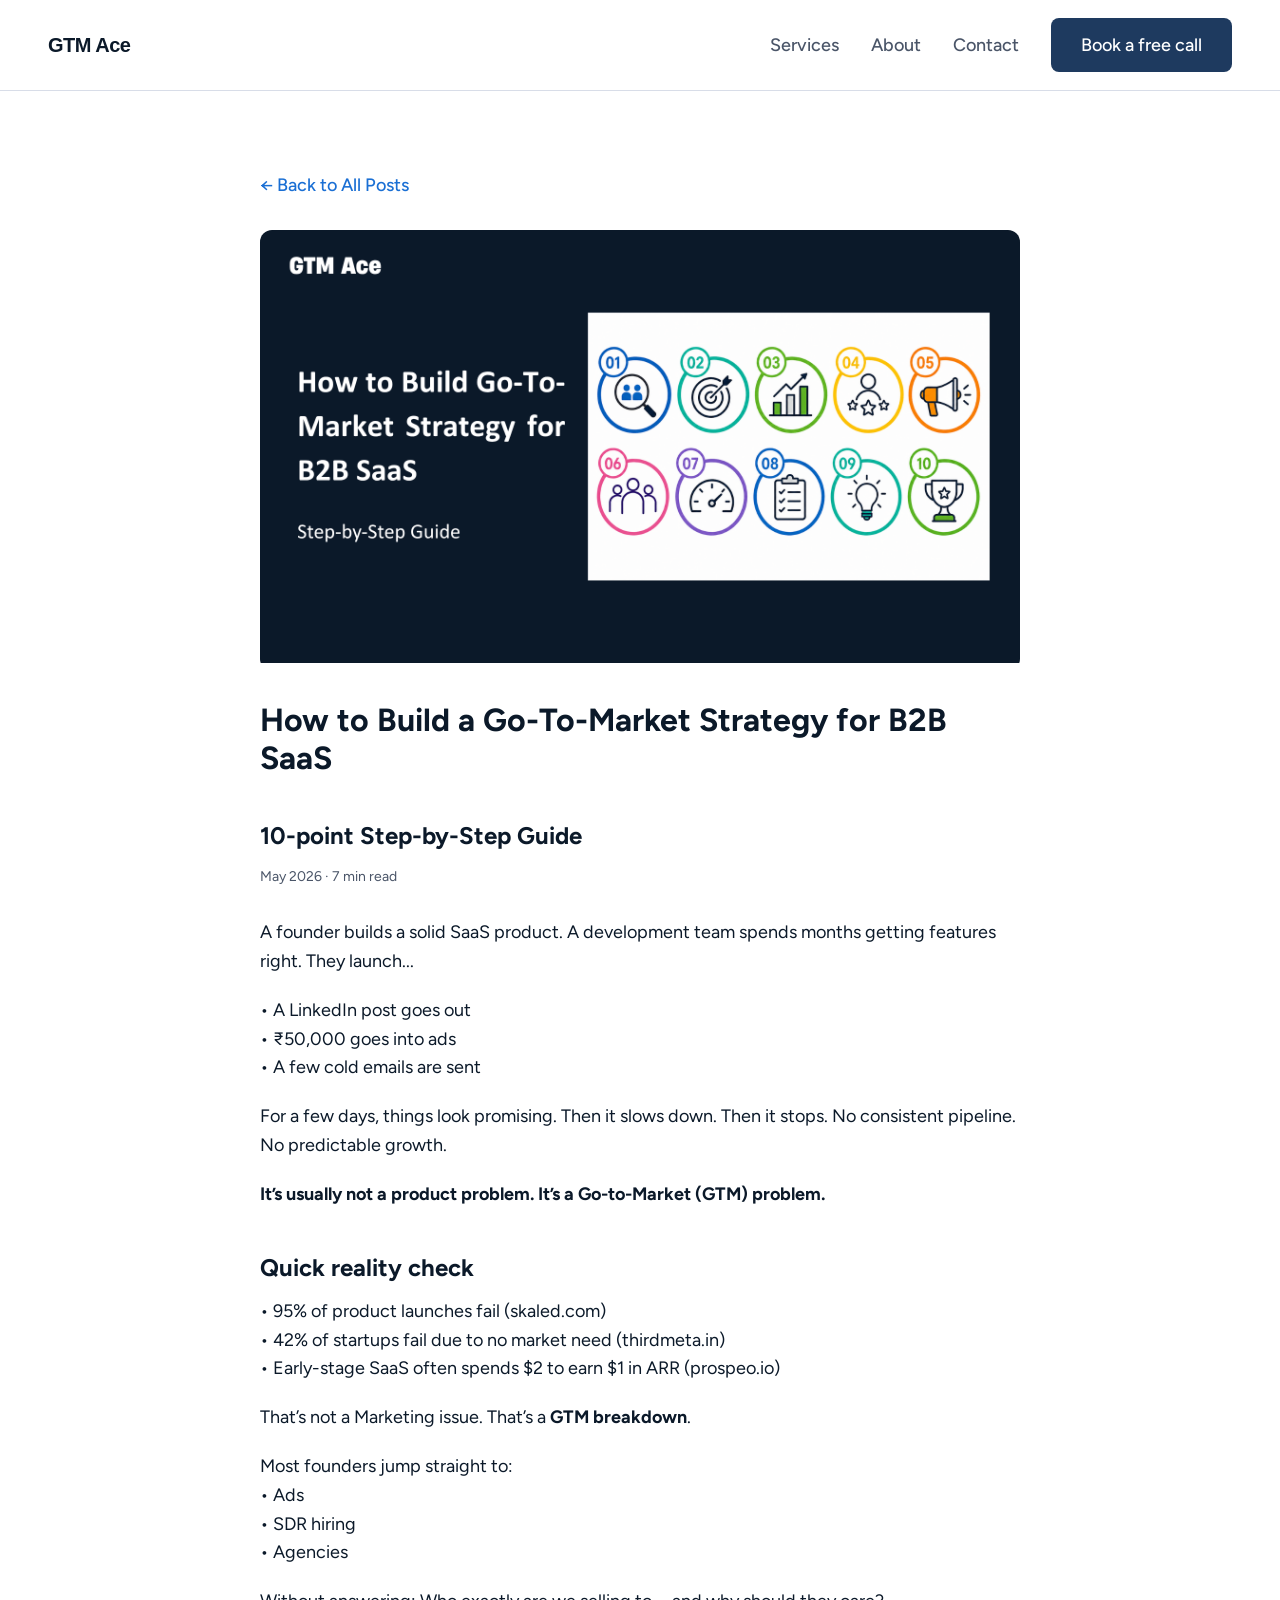
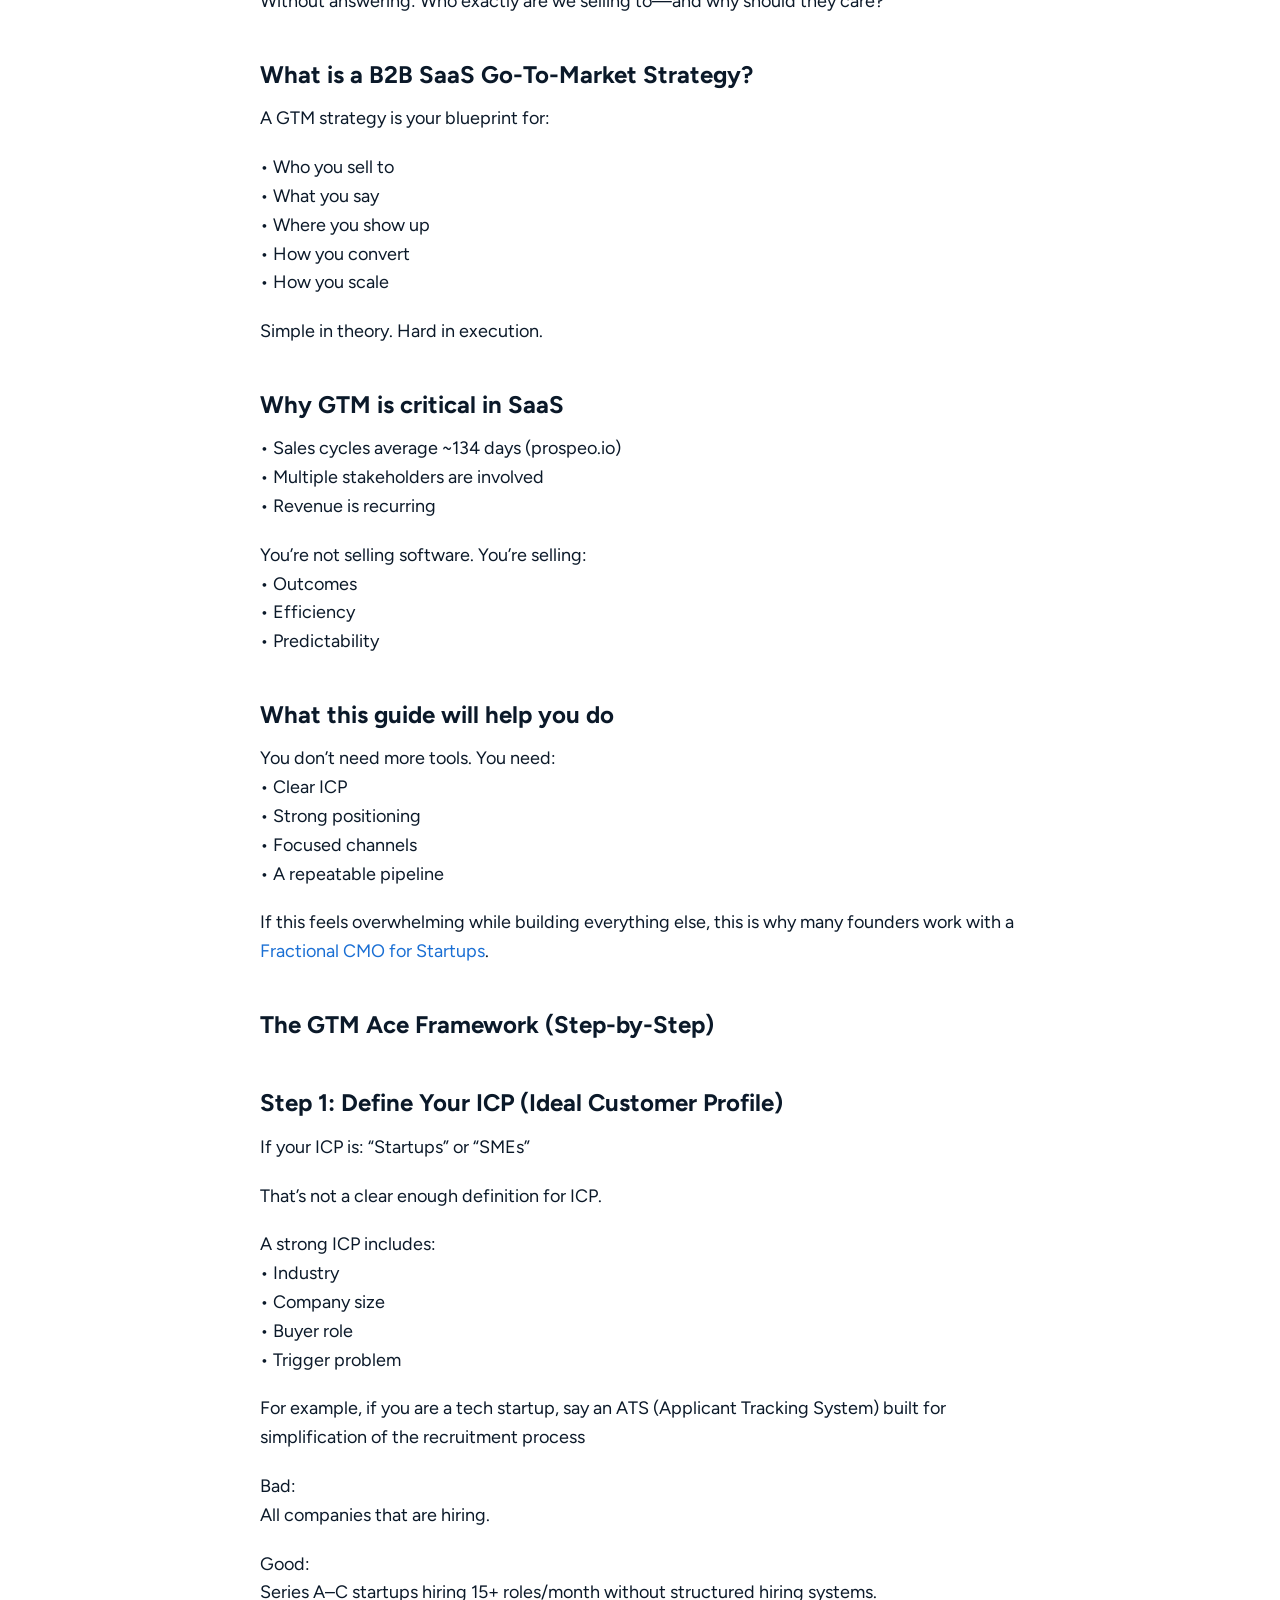
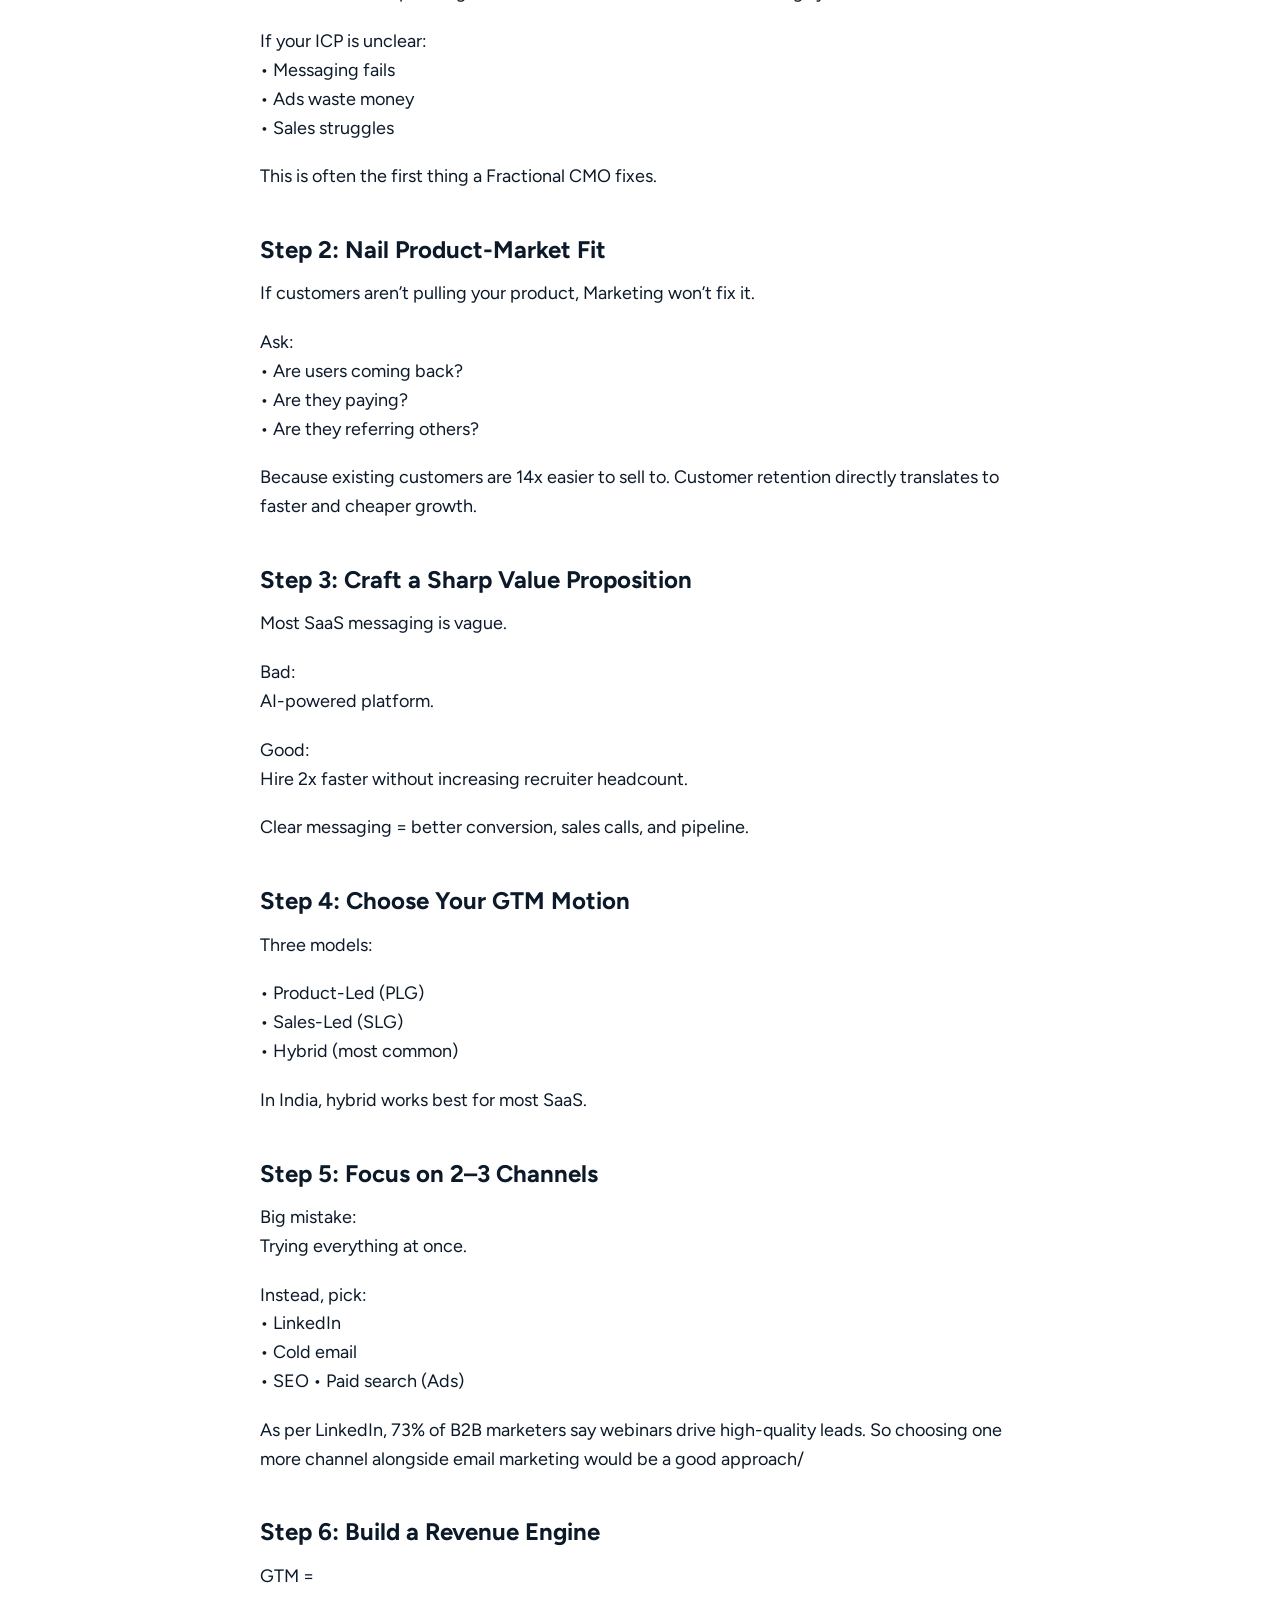
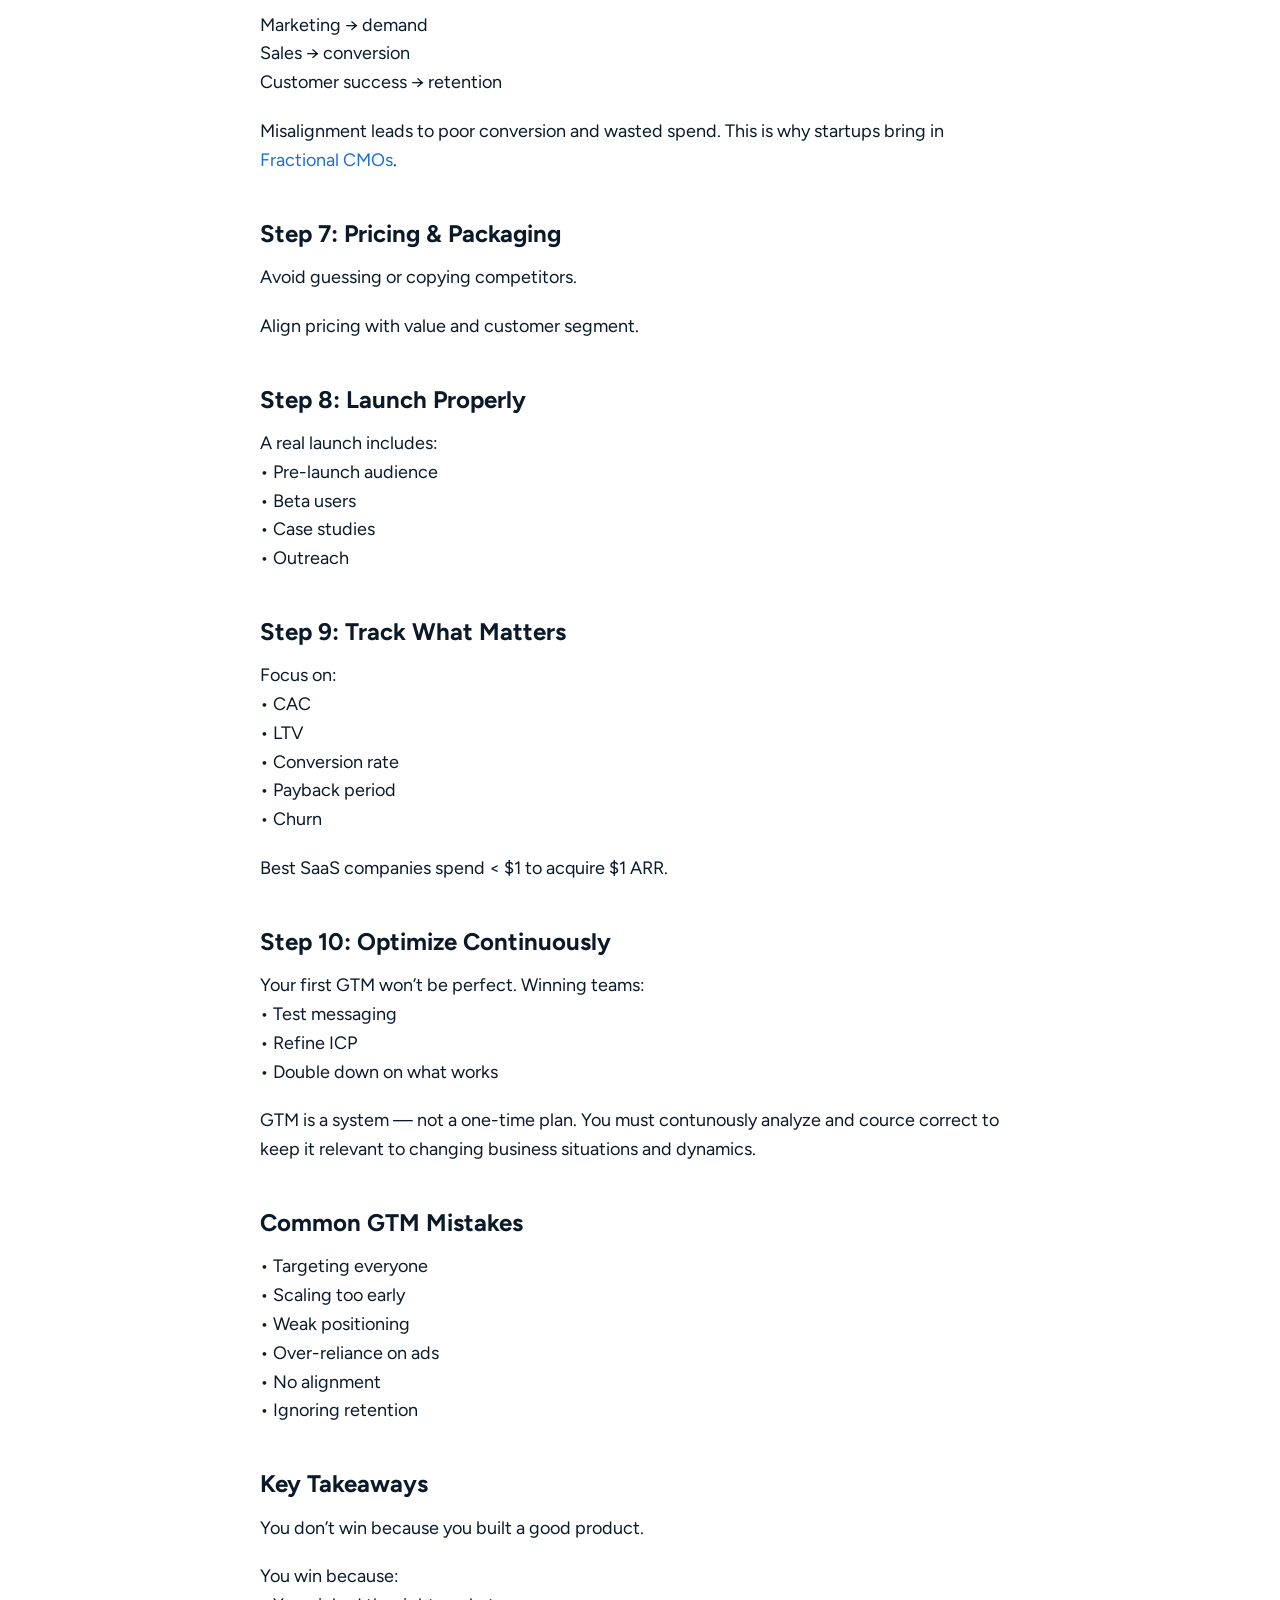
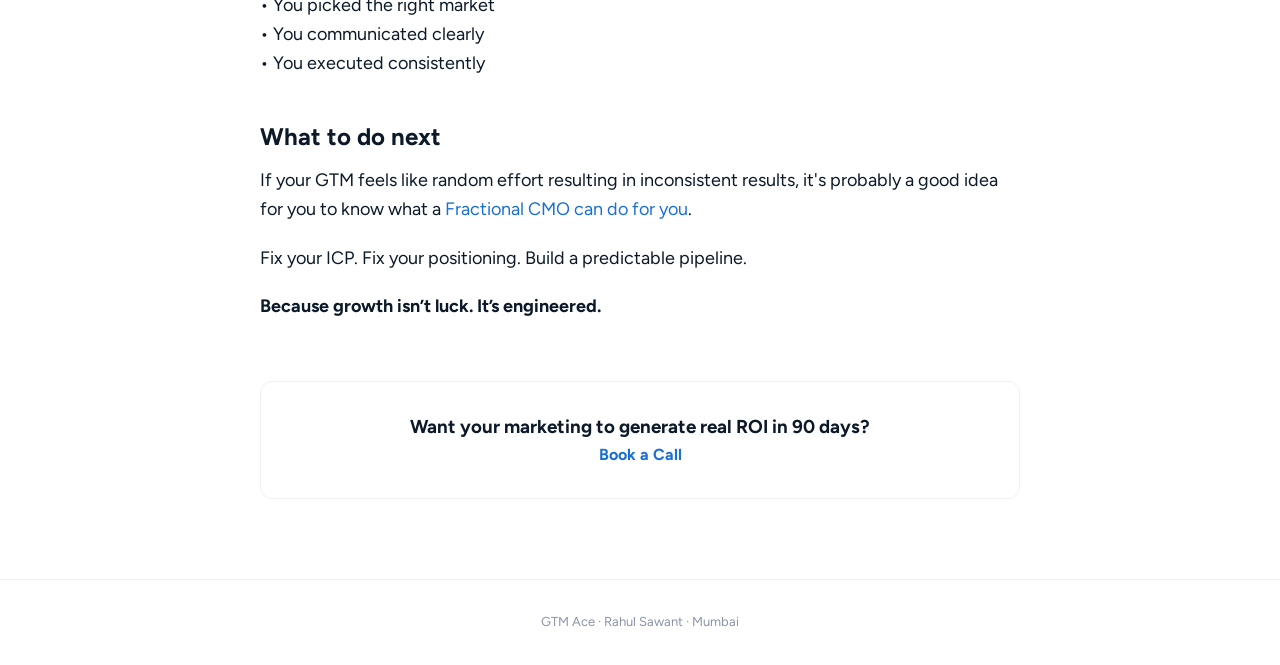
<file: blog/how-to-build-go-to-market-strategy-for-b2b-saas/index.html>
<!DOCTYPE html>
<html lang="en">
<head>
  <!-- Google tag (gtag.js) -->
  <script async src="https://www.googletagmanager.com/gtag/js?id=G-800D0QLZG1"></script>
  <script>
  window.dataLayer = window.dataLayer || [];
  function gtag(){dataLayer.push(arguments);}
  gtag('js', new Date());

  gtag('config', 'G-800D0QLZG1');
  </script>
<meta charset="UTF-8">
<meta name="viewport" content="width=device-width, initial-scale=1.0">

<title>How to Build a Go-To-Market Strategy for B2B SaaS (Step-by-Step Guide)</title>

<meta name="description" content="Learn how to build a B2B SaaS go-to-market strategy step-by-step with ICP, positioning, channels, and predictable growth systems.">

<meta name="keywords" content="B2B SaaS go to market strategy, GTM strategy SaaS, startup GTM guide">

<link rel="canonical" href="https://www.gtmace.com/blog/b2b-saas-go-to-market-strategy/">

<!-- Open Graph -->
<meta property="og:title" content="How to Build a Go-To-Market Strategy for B2B SaaS">
<meta property="og:description" content="Step-by-step GTM framework to build a predictable SaaS growth engine.">
<meta property="og:type" content="article">
<meta property="og:url" content="https://www.gtmace.com/blog/b2b-saas-go-to-market-strategy/">
<meta property="og:image" content="https://www.gtmace.com/images/gtm-strategy.jpg">

<!-- Fonts -->
<link rel="preconnect" href="https://fonts.googleapis.com">
<link rel="preconnect" href="https://fonts.gstatic.com" crossorigin>
<link href="https://fonts.googleapis.com/css2?family=Libre+Baskerville:ital,wght@0,400;0,700;1,400&family=Figtree:wght@300;400;500;600&display=swap" rel="stylesheet">

<!-- MAIN CSS -->
<link rel="stylesheet" href="/styles/main.css">

<style>
.blog-container h1 { line-height: 1.2; margin-bottom: 20px; }
.blog-container p { font-size: 18px; margin-bottom: 20px; }
.blog-container h2 { margin-top: 40px; margin-bottom: 10px; }
.blog-container a { color: var(--blue); text-decoration: none; }
.blog-container a:hover { text-decoration: underline; }
</style>
</head>

<body>

<nav>
  <a href="/" class="nav-logo">GTM Ace</a>
  <div class="nav-links">
    <a href="/#services">Services</a>
    <a href="/#about">About</a>
    <a href="/#contact">Contact</a>
    <a href="https://calendly.com/rahul-gtmace/30min" target="_blank" class="nav-cta">Book a free call</a>
  </div>
  <a href="https://calendly.com/rahul-gtmace/30min" target="_blank" class="mobile-cta">Book a free call</a>
</nav>

<div class="blog-container">

<p style="margin-bottom: 20px;">
<a href="/blog/" style="font-weight:500;">← Back to All Posts</a>
</p>

<div class="blog-image aspect-16-9">
<img src="/images/how-to-build-gtm-strategy-for-b2b-saas.png" alt="B2B SaaS Go-To-Market Strategy - GTM Ace">
</div>

<h1>How to Build a Go-To-Market Strategy for B2B SaaS</h1>
<h2>10-point Step-by-Step Guide</h2>

<div class="blog-meta">May 2026 · 7 min read</div>

<p>A founder builds a solid SaaS product. A development team spends months getting features right. They launch...</p>

<p>• A LinkedIn post goes out<br>
• ₹50,000 goes into ads<br>
• A few cold emails are sent</p>

<p>For a few days, things look promising. Then it slows down. Then it stops. No consistent pipeline. No predictable growth.</p>

<p><strong>It’s usually not a product problem. It’s a Go-to-Market (GTM) problem.</strong></p>

<h2>Quick reality check</h2>

<p>
• 95% of product launches fail (skaled.com)<br>
• 42% of startups fail due to no market need (thirdmeta.in)<br>
• Early-stage SaaS often spends $2 to earn $1 in ARR (prospeo.io)
</p>

<p>That’s not a Marketing issue. That’s a <strong>GTM breakdown</strong>.</p>

<p>Most founders jump straight to:<br>
• Ads<br>
• SDR hiring<br>
• Agencies</p>

<p>Without answering: Who exactly are we selling to—and why should they care?</p>

<h2>What is a B2B SaaS Go-To-Market Strategy?</h2>

<p>A GTM strategy is your blueprint for:</p>

<p>
• Who you sell to<br>
• What you say<br>
• Where you show up<br>
• How you convert<br>
• How you scale
</p>

<p>Simple in theory. Hard in execution.</p>

<h2>Why GTM is critical in SaaS</h2>

<p>
• Sales cycles average ~134 days (prospeo.io)<br>
• Multiple stakeholders are involved<br>
• Revenue is recurring
</p>

<p>You’re not selling software. You’re selling:<br>
• Outcomes<br>
• Efficiency<br>
• Predictability</p>

<h2>What this guide will help you do</h2>

<p>You don’t need more tools. You need:<br>
• Clear ICP<br>
• Strong positioning<br>
• Focused channels<br>
• A repeatable pipeline</p>

<p>If this feels overwhelming while building everything else, this is why many founders work with a <a href="https://www.gtmace.com/blog/fractional-cmo-for-startups/">Fractional CMO for Startups</a>.</p>

<h2>The GTM Ace Framework (Step-by-Step)</h2>

<h2>Step 1: Define Your ICP (Ideal Customer Profile)</h2>

<p>If your ICP is: “Startups” or “SMEs”</p>

<p>That’s not a clear enough definition for ICP.</p>

<p>A strong ICP includes:<br>
• Industry<br>
• Company size<br>
• Buyer role<br>
• Trigger problem</p>

<p>For example, if you are a tech startup, say an ATS (Applicant Tracking System) built for simplification of the recruitment process</p>

<p>Bad:<br>
All companies that are hiring.</p>

<p>Good:<br>
Series A–C startups hiring 15+ roles/month without structured hiring systems.</p>

<p>If your ICP is unclear:<br>
• Messaging fails<br>
• Ads waste money<br>
• Sales struggles</p>

<p>This is often the first thing a Fractional CMO fixes.</p>

<h2>Step 2: Nail Product-Market Fit</h2>

<p>If customers aren’t pulling your product, Marketing won’t fix it.</p>

<p>Ask:<br>
• Are users coming back?<br>
• Are they paying?<br>
• Are they referring others?</p>

<p>Because existing customers are 14x easier to sell to. Customer retention directly translates to faster and cheaper growth.</p>

<h2>Step 3: Craft a Sharp Value Proposition</h2>

<p>Most SaaS messaging is vague.</p>

<p>Bad:<br>
AI-powered platform.</p>

<p>Good:<br>
Hire 2x faster without increasing recruiter headcount.</p>

<p>Clear messaging = better conversion, sales calls, and pipeline.</p>

<h2>Step 4: Choose Your GTM Motion</h2>

<p>Three models:</p>

<p>
• Product-Led (PLG)<br>
• Sales-Led (SLG)<br>
• Hybrid (most common)
</p>

<p>In India, hybrid works best for most SaaS.</p>

<h2>Step 5: Focus on 2–3 Channels</h2>

<p>Big mistake:<br>
Trying everything at once.</p>

<p>Instead, pick:<br>
• LinkedIn<br>
• Cold email<br>
• SEO
• Paid search (Ads)</p>

<p>As per LinkedIn, 73% of B2B marketers say webinars drive high-quality leads. So choosing one more channel alongside email marketing would be a good approach/</p>

<h2>Step 6: Build a Revenue Engine</h2>

<p>GTM =</p>

<p>
Marketing → demand<br>
Sales → conversion<br>
Customer success → retention
</p>

<p>Misalignment leads to poor conversion and wasted spend. This is why startups bring in <a href="https://www.gtmace.com/blog/fractional-cmo-for-startups/">Fractional CMOs</a>.</p>

<h2>Step 7: Pricing & Packaging</h2>

<p>Avoid guessing or copying competitors.</p>

<p>Align pricing with value and customer segment.</p>

<h2>Step 8: Launch Properly</h2>

<p>A real launch includes:<br>
• Pre-launch audience<br>
• Beta users<br>
• Case studies<br>
• Outreach</p>

<h2>Step 9: Track What Matters</h2>

<p>Focus on:<br>
• CAC<br>
• LTV<br>
• Conversion rate<br>
• Payback period<br>
• Churn</p>

<p>Best SaaS companies spend &lt; $1 to acquire $1 ARR.</p>

<h2>Step 10: Optimize Continuously</h2>

<p>Your first GTM won’t be perfect. Winning teams:<br>
• Test messaging<br>
• Refine ICP<br>
• Double down on what works</p>

<p>GTM is a system — not a one-time plan. You must contunously analyze and cource correct to keep it relevant to changing business situations and dynamics.</p>

<h2>Common GTM Mistakes</h2>

<p>
• Targeting everyone<br>
• Scaling too early<br>
• Weak positioning<br>
• Over-reliance on ads<br>
• No alignment<br>
• Ignoring retention
</p>

<h2>Key Takeaways</h2>

<p>You don’t win because you built a good product.</p>

<p>You win because:<br>
• You picked the right market<br>
• You communicated clearly<br>
• You executed consistently</p>

<h2>What to do next</h2>

<p>If your GTM feels like random effort resulting in inconsistent results, it's probably a good idea for you to know what a <a href="https://www.gtmace.com/blog/fractional-cmo-for-startups/">Fractional CMO can do for you</a>.</p>

<p>Fix your ICP. Fix your positioning. Build a predictable pipeline.</p>

<p><strong>Because growth isn’t luck. It’s engineered.</strong></p>

<div class="blog-cta">
<h3>Want your marketing to generate real ROI in 90 days?</h3>
<a href="https://calendly.com/rahul-gtmace/30min" target="_blank"><b>Book a Call</b></a>
</div>

</div>

<footer>
GTM Ace · Rahul Sawant · Mumbai
</footer>

</body>
</html>
</file>
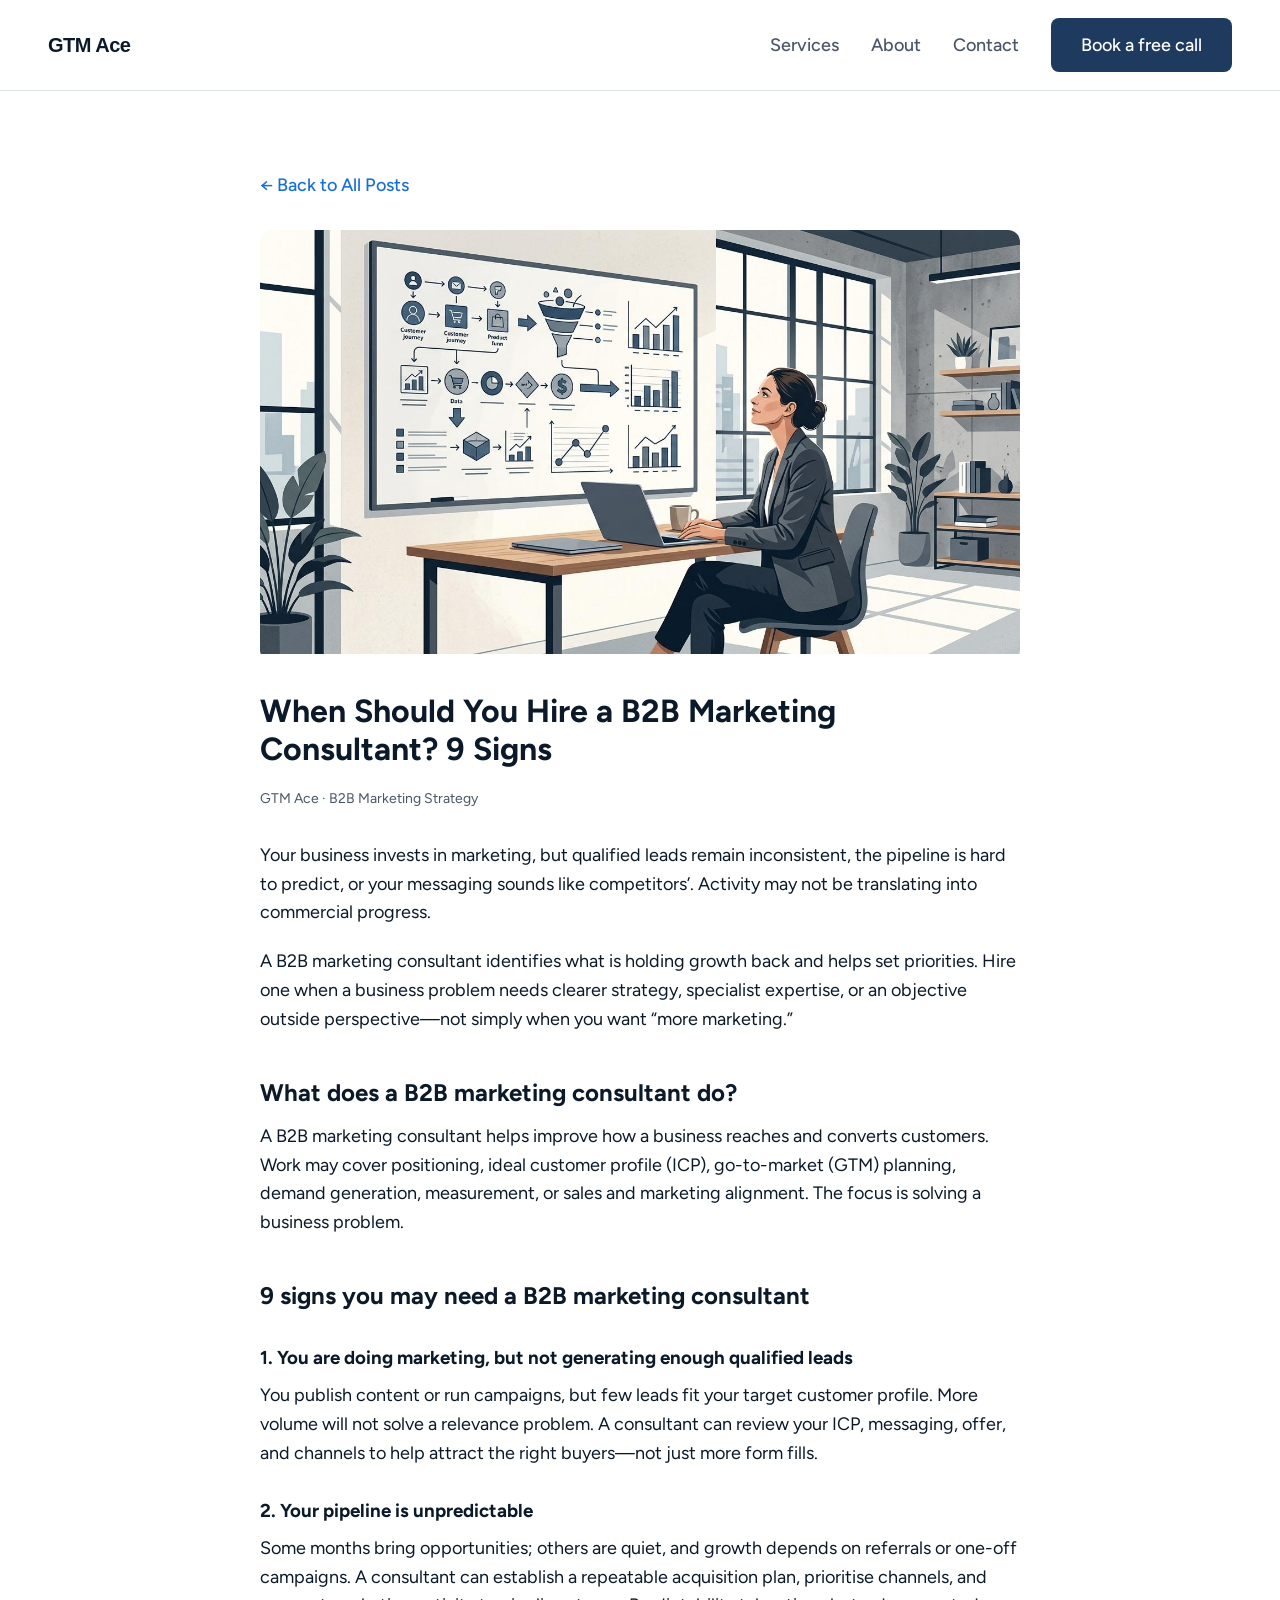
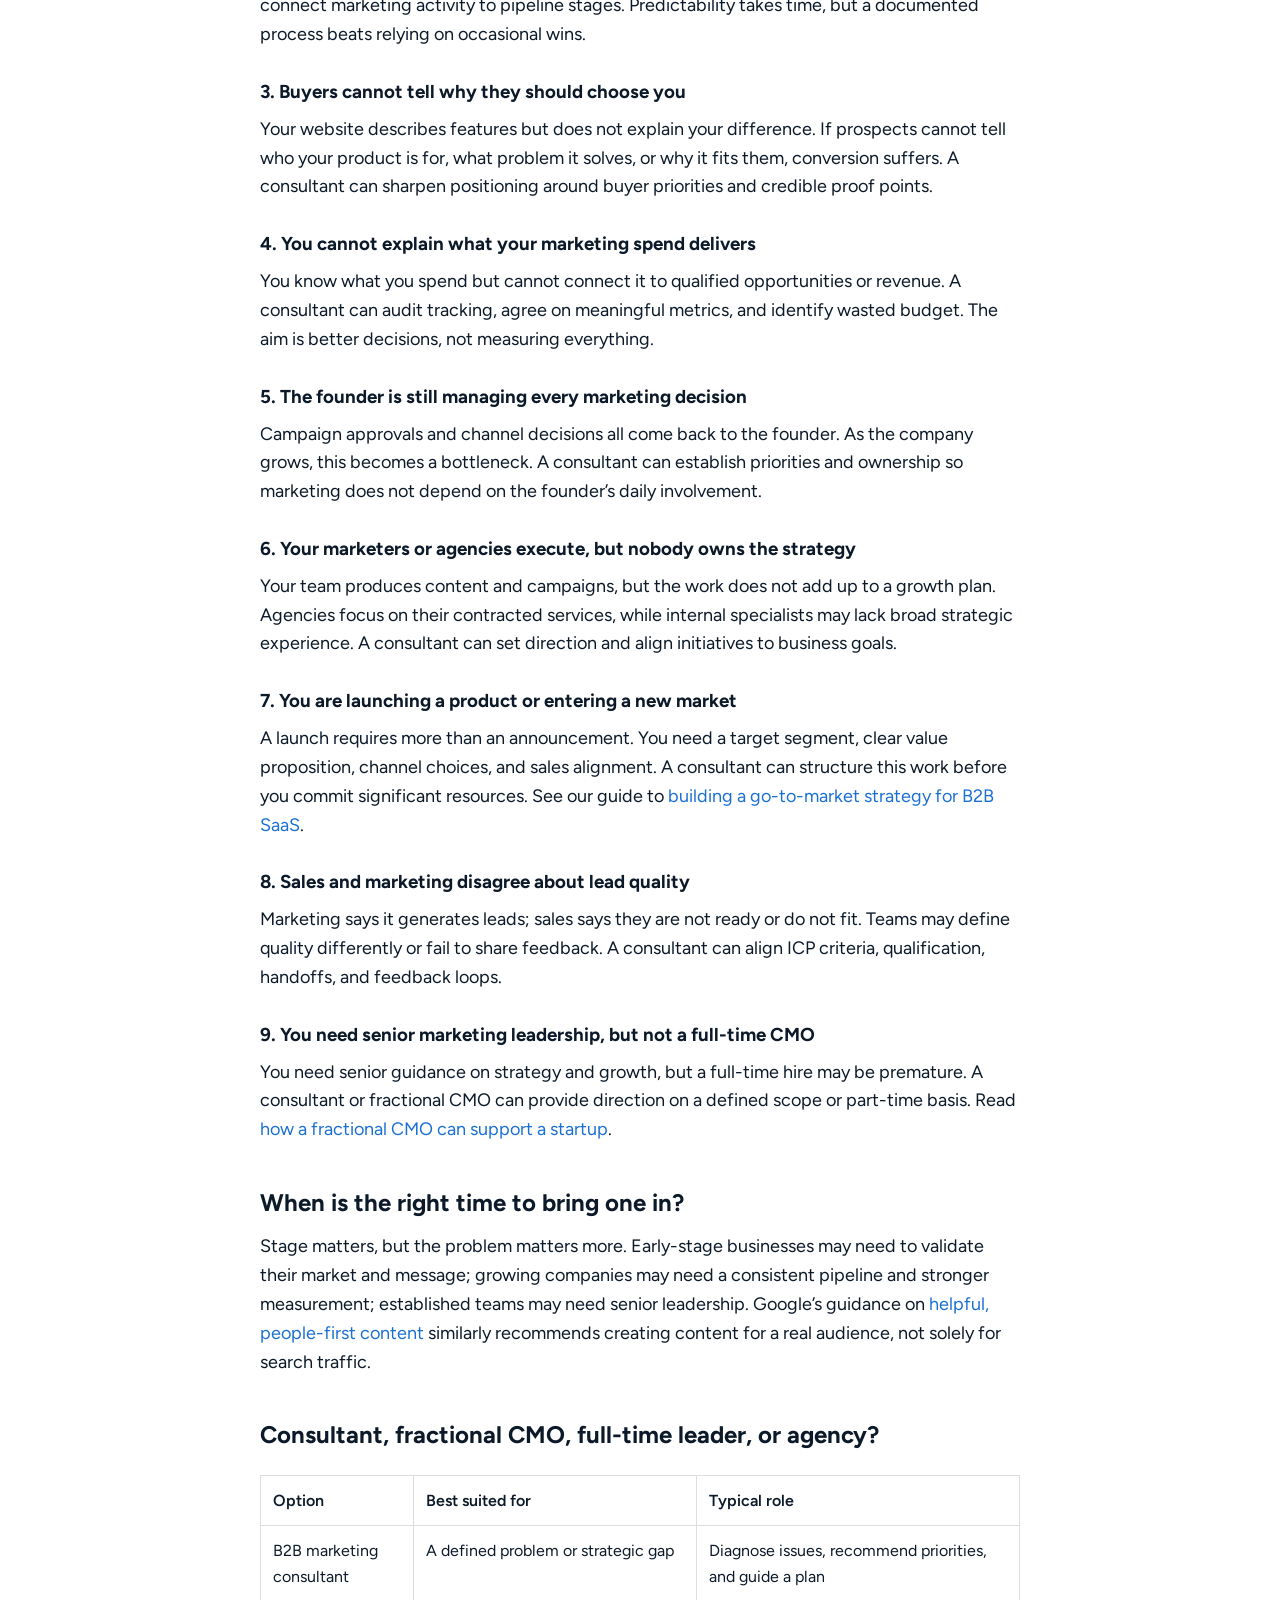
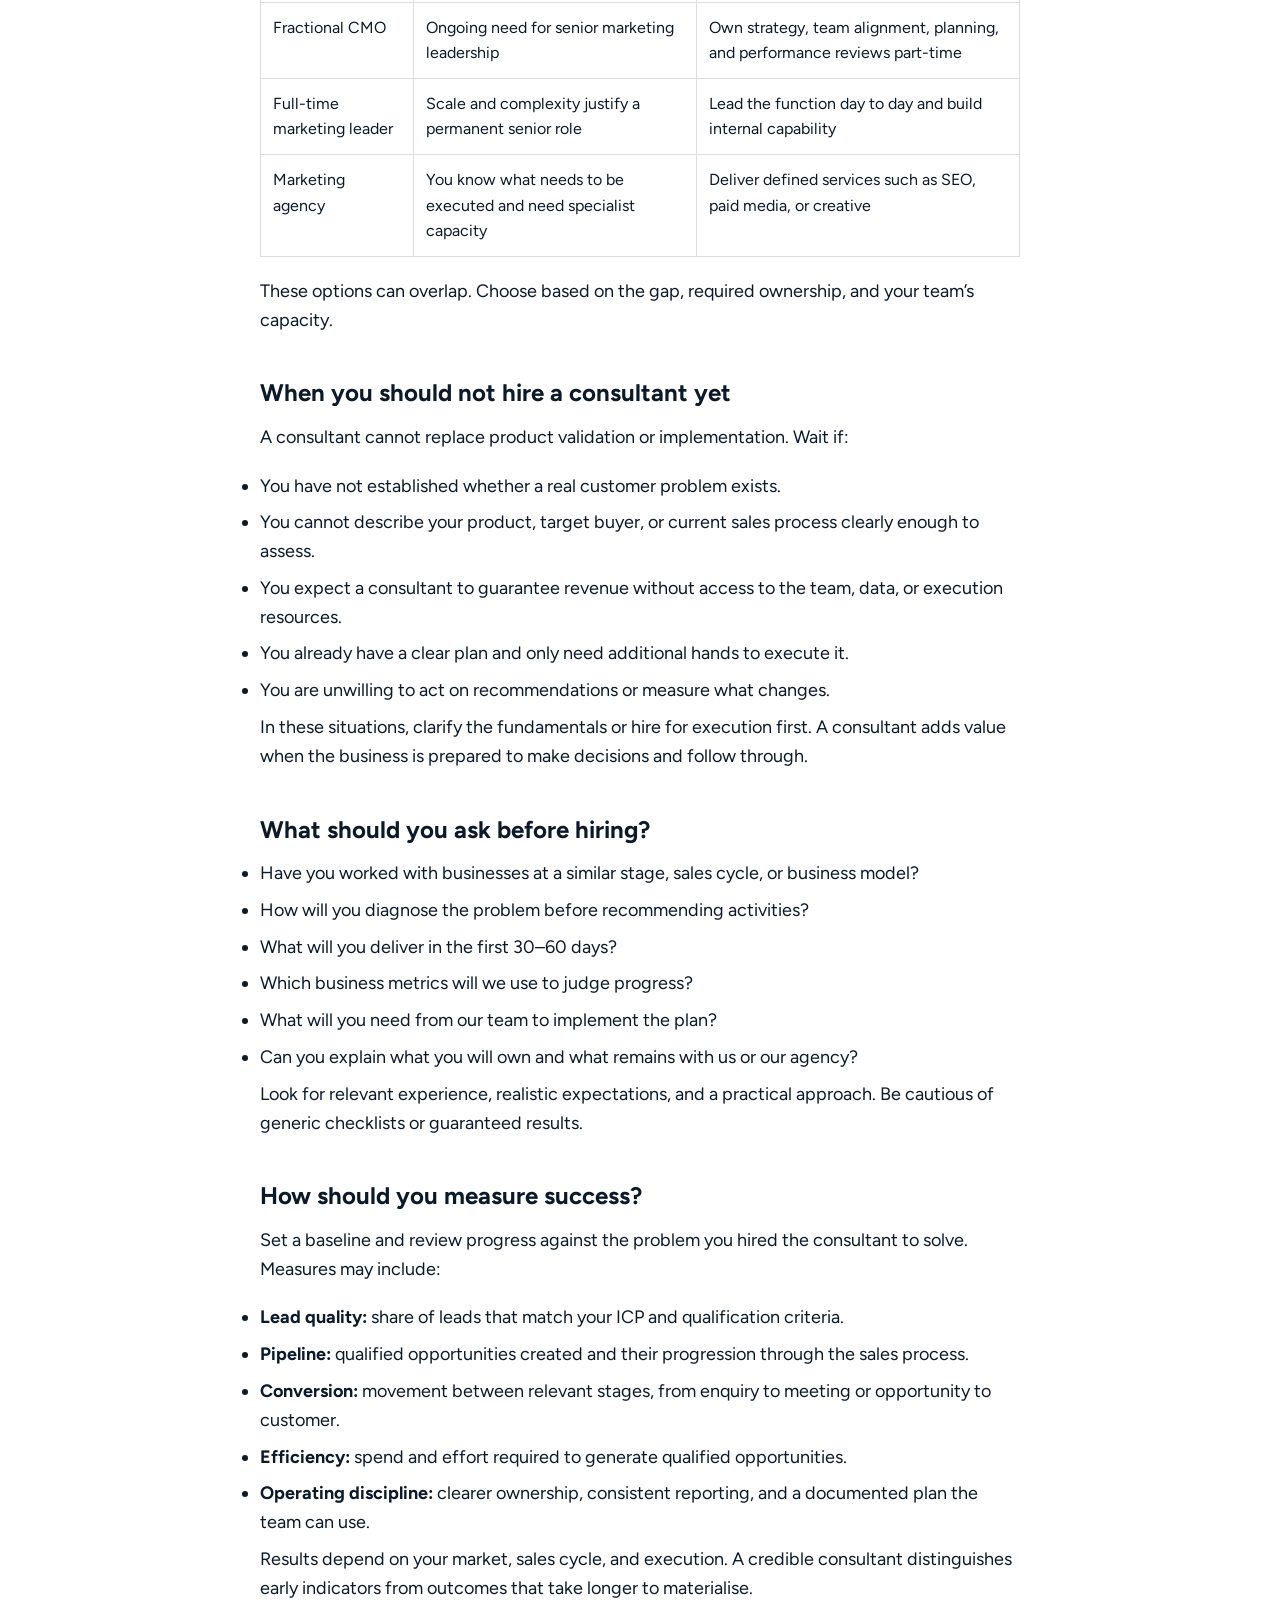
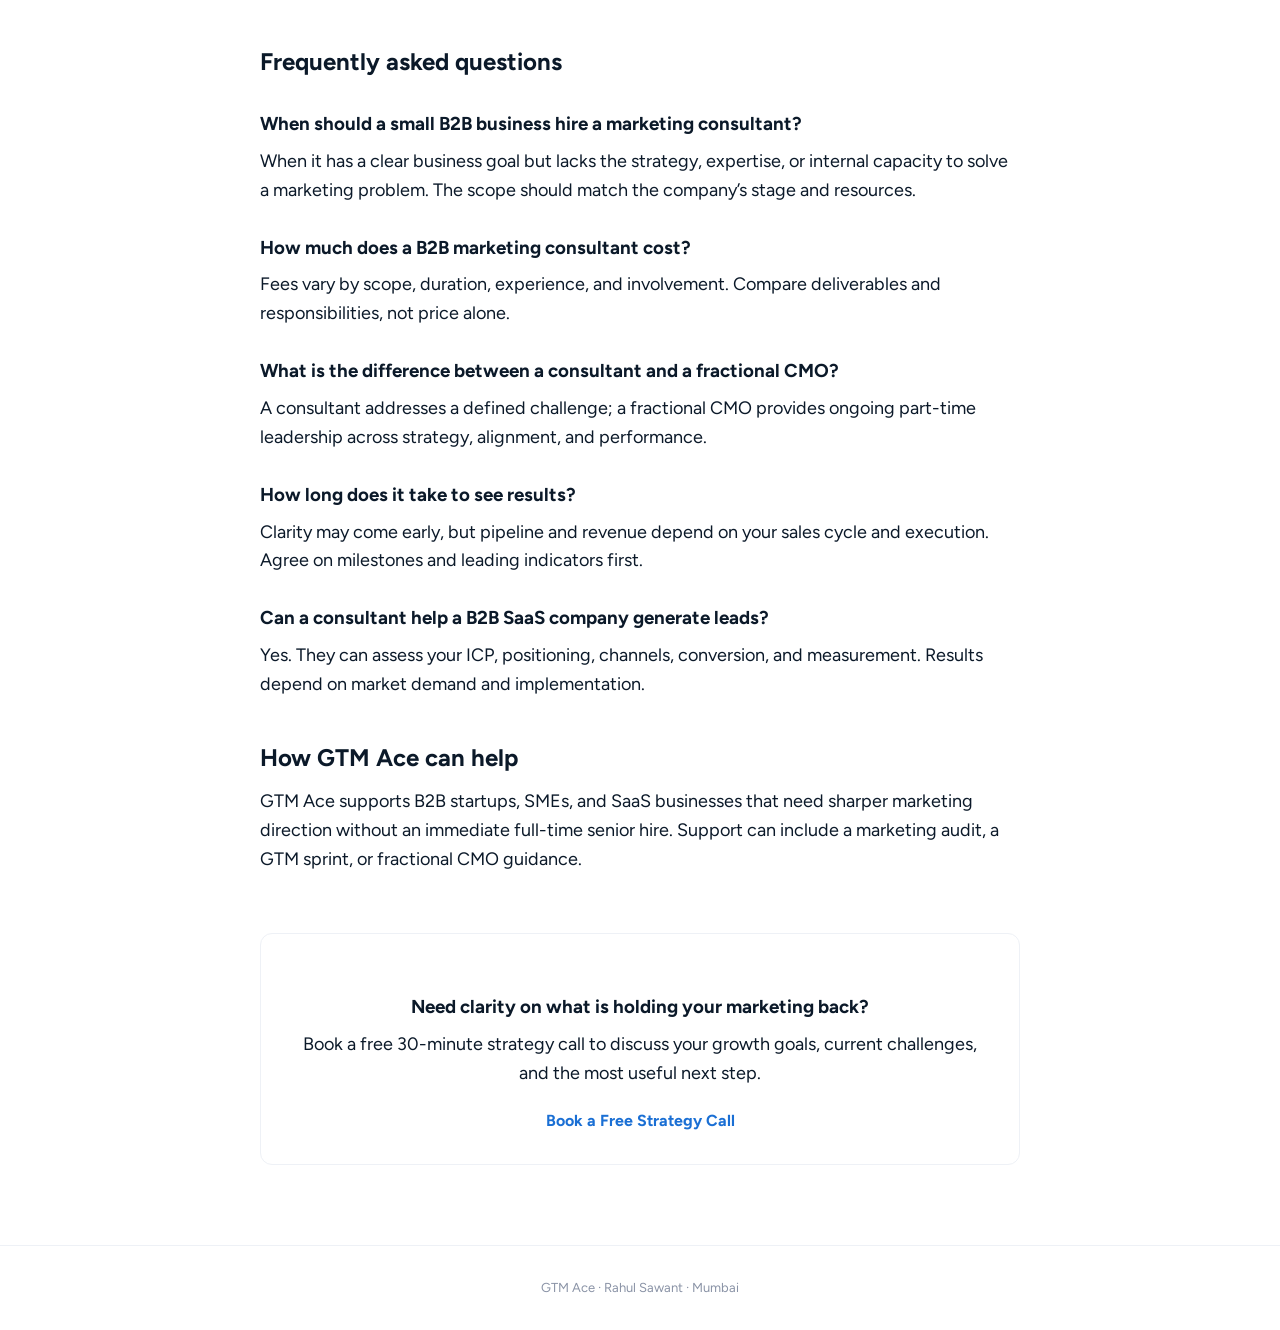
<file: blog/when-should-you-hire-a-b2b-marketing-consultant-9-signs/index.html>
<!DOCTYPE html>
<html lang="en">
<head>
  <!-- Google tag (gtag.js) -->
  <script async src="https://www.googletagmanager.com/gtag/js?id=G-800D0QLZG1"></script>
  <script>
  window.dataLayer = window.dataLayer || [];
  function gtag(){dataLayer.push(arguments);}
  gtag('js', new Date());
  gtag('config', 'G-800D0QLZG1');
  </script>

  <meta charset="UTF-8">
  <meta name="viewport" content="width=device-width, initial-scale=1.0">

  <title>When Should You Hire a B2B Marketing Consultant? 9 Signs</title>
  <meta name="description" content="Discover 9 signs your business needs a B2B marketing consultant, how to choose the right support, and what results to measure.">
  <meta name="keywords" content="B2B marketing consultant, when to hire a marketing consultant, B2B marketing strategy, fractional CMO, GTM strategy">
  <link rel="canonical" href="https://www.gtmace.com/blog/when-should-you-hire-a-b2b-marketing-consultant-9-signs/">

  <!-- Open Graph -->
  <meta property="og:title" content="When Should You Hire a B2B Marketing Consultant? 9 Signs">
  <meta property="og:description" content="Discover 9 signs your business needs a B2B marketing consultant, how to choose the right support, and what results to measure.">
  <meta property="og:type" content="article">
  <meta property="og:url" content="https://www.gtmace.com/blog/when-should-you-hire-a-b2b-marketing-consultant-9-signs/">
  <meta property="og:image" content="https://www.gtmace.com/images/when-to-hire-b2b-marketing-consultant.png">

  <!-- Fonts -->
  <link rel="preconnect" href="https://fonts.googleapis.com">
  <link rel="preconnect" href="https://fonts.gstatic.com" crossorigin>
  <link href="https://fonts.googleapis.com/css2?family=Libre+Baskerville:ital,wght@0,400;0,700;1,400&family=Figtree:wght@300;400;500;600&display=swap" rel="stylesheet">

  <!-- MAIN CSS -->
  <link rel="stylesheet" href="/styles/main.css">

  <style>
    .blog-container h1 { line-height: 1.2; margin-bottom: 20px; }
    .blog-container p { font-size: 18px; margin-bottom: 20px; }
    .blog-container h2 { margin-top: 40px; margin-bottom: 10px; }
    .blog-container h3 { margin-top: 28px; margin-bottom: 8px; }
    .blog-container a { color: var(--blue); text-decoration: none; }
    .blog-container a:hover { text-decoration: underline; }
    .blog-container li { font-size: 18px; margin-bottom: 8px; }
    .blog-container table { width: 100%; border-collapse: collapse; margin: 20px 0; }
    .blog-container th, .blog-container td { border: 1px solid #ddd; padding: 12px; text-align: left; vertical-align: top; }
    .blog-container th { font-weight: 600; }
  </style>

  <script type="application/ld+json">
  {
    "@context": "https://schema.org",
    "@type": "BlogPosting",
    "headline": "When Should You Hire a B2B Marketing Consultant? 9 Signs",
    "description": "Discover 9 signs your business needs a B2B marketing consultant, how to choose the right support, and what results to measure.",
    "author": {
      "@type": "Person",
      "name": "Rahul Sawant"
    },
    "publisher": {
      "@type": "Organization",
      "name": "GTM Ace",
      "url": "https://www.gtmace.com/"
    },
    "mainEntityOfPage": {
      "@type": "WebPage",
      "@id": "https://www.gtmace.com/blog/when-should-you-hire-a-b2b-marketing-consultant-9-signs/"
    }
  }
  </script>
</head>

<body>
<nav>
  <a href="/" class="nav-logo">GTM Ace</a>
  <div class="nav-links">
    <a href="/#services">Services</a>
    <a href="/#about">About</a>
    <a href="/#contact">Contact</a>
    <a href="https://calendly.com/rahul-gtmace/30min" target="_blank" rel="noopener noreferrer" class="nav-cta">Book a free call</a>
  </div>
  <a href="https://calendly.com/rahul-gtmace/30min" target="_blank" rel="noopener noreferrer" class="mobile-cta">Book a free call</a>
</nav>

<div class="blog-container">
  <p style="margin-bottom: 20px;">
    <a href="/blog/" style="font-weight:500;">← Back to All Posts</a>
  </p>

  <div class="blog-image aspect-16-9">
<img src="/images/When-Should-You-Hire-a-B2B-Marketing-Consultant-9-Signs.jpg" alt="When Should You Hire a B2B Marketing Consultant 9 Signs - GTM Ace">
</div>
  
  <h1>When Should You Hire a B2B Marketing Consultant? 9 Signs</h1>
  <div class="blog-meta">GTM Ace · B2B Marketing Strategy</div>

  <p>Your business invests in marketing, but qualified leads remain inconsistent, the pipeline is hard to predict, or your messaging sounds like competitors’. Activity may not be translating into commercial progress.</p>

  <p>A B2B marketing consultant identifies what is holding growth back and helps set priorities. Hire one when a business problem needs clearer strategy, specialist expertise, or an objective outside perspective—not simply when you want “more marketing.”</p>

  <h2>What does a B2B marketing consultant do?</h2>
  <p>A B2B marketing consultant helps improve how a business reaches and converts customers. Work may cover positioning, ideal customer profile (ICP), go-to-market (GTM) planning, demand generation, measurement, or sales and marketing alignment. The focus is solving a business problem.</p>

  <h2>9 signs you may need a B2B marketing consultant</h2>

  <h3>1. You are doing marketing, but not generating enough qualified leads</h3>
  <p>You publish content or run campaigns, but few leads fit your target customer profile. More volume will not solve a relevance problem. A consultant can review your ICP, messaging, offer, and channels to help attract the right buyers—not just more form fills.</p>

  <h3>2. Your pipeline is unpredictable</h3>
  <p>Some months bring opportunities; others are quiet, and growth depends on referrals or one-off campaigns. A consultant can establish a repeatable acquisition plan, prioritise channels, and connect marketing activity to pipeline stages. Predictability takes time, but a documented process beats relying on occasional wins.</p>

  <h3>3. Buyers cannot tell why they should choose you</h3>
  <p>Your website describes features but does not explain your difference. If prospects cannot tell who your product is for, what problem it solves, or why it fits them, conversion suffers. A consultant can sharpen positioning around buyer priorities and credible proof points.</p>

  <h3>4. You cannot explain what your marketing spend delivers</h3>
  <p>You know what you spend but cannot connect it to qualified opportunities or revenue. A consultant can audit tracking, agree on meaningful metrics, and identify wasted budget. The aim is better decisions, not measuring everything.</p>

  <h3>5. The founder is still managing every marketing decision</h3>
  <p>Campaign approvals and channel decisions all come back to the founder. As the company grows, this becomes a bottleneck. A consultant can establish priorities and ownership so marketing does not depend on the founder’s daily involvement.</p>

  <h3>6. Your marketers or agencies execute, but nobody owns the strategy</h3>
  <p>Your team produces content and campaigns, but the work does not add up to a growth plan. Agencies focus on their contracted services, while internal specialists may lack broad strategic experience. A consultant can set direction and align initiatives to business goals.</p>

  <h3>7. You are launching a product or entering a new market</h3>
  <p>A launch requires more than an announcement. You need a target segment, clear value proposition, channel choices, and sales alignment. A consultant can structure this work before you commit significant resources. See our guide to <a href="https://www.gtmace.com/blog/how-to-build-go-to-market-strategy-for-b2b-saas/">building a go-to-market strategy for B2B SaaS</a>.</p>

  <h3>8. Sales and marketing disagree about lead quality</h3>
  <p>Marketing says it generates leads; sales says they are not ready or do not fit. Teams may define quality differently or fail to share feedback. A consultant can align ICP criteria, qualification, handoffs, and feedback loops.</p>

  <h3>9. You need senior marketing leadership, but not a full-time CMO</h3>
  <p>You need senior guidance on strategy and growth, but a full-time hire may be premature. A consultant or fractional CMO can provide direction on a defined scope or part-time basis. Read <a href="https://www.gtmace.com/blog/fractional-cmo-for-startups/">how a fractional CMO can support a startup</a>.</p>

  <h2>When is the right time to bring one in?</h2>
  <p>Stage matters, but the problem matters more. Early-stage businesses may need to validate their market and message; growing companies may need a consistent pipeline and stronger measurement; established teams may need senior leadership. Google’s guidance on <a href="https://developers.google.com/search/docs/fundamentals/creating-helpful-content">helpful, people-first content</a> similarly recommends creating content for a real audience, not solely for search traffic.</p>

  <h2>Consultant, fractional CMO, full-time leader, or agency?</h2>
  <table>
    <thead>
      <tr><th>Option</th><th>Best suited for</th><th>Typical role</th></tr>
    </thead>
    <tbody>
      <tr><td>B2B marketing consultant</td><td>A defined problem or strategic gap</td><td>Diagnose issues, recommend priorities, and guide a plan</td></tr>
      <tr><td>Fractional CMO</td><td>Ongoing need for senior marketing leadership</td><td>Own strategy, team alignment, planning, and performance reviews part-time</td></tr>
      <tr><td>Full-time marketing leader</td><td>Scale and complexity justify a permanent senior role</td><td>Lead the function day to day and build internal capability</td></tr>
      <tr><td>Marketing agency</td><td>You know what needs to be executed and need specialist capacity</td><td>Deliver defined services such as SEO, paid media, or creative</td></tr>
    </tbody>
  </table>
  <p>These options can overlap. Choose based on the gap, required ownership, and your team’s capacity.</p>

  <h2>When you should not hire a consultant yet</h2>
  <p>A consultant cannot replace product validation or implementation. Wait if:</p>
  <ul>
    <li>You have not established whether a real customer problem exists.</li>
    <li>You cannot describe your product, target buyer, or current sales process clearly enough to assess.</li>
    <li>You expect a consultant to guarantee revenue without access to the team, data, or execution resources.</li>
    <li>You already have a clear plan and only need additional hands to execute it.</li>
    <li>You are unwilling to act on recommendations or measure what changes.</li>
  </ul>
  <p>In these situations, clarify the fundamentals or hire for execution first. A consultant adds value when the business is prepared to make decisions and follow through.</p>

  <h2>What should you ask before hiring?</h2>
  <ul>
    <li>Have you worked with businesses at a similar stage, sales cycle, or business model?</li>
    <li>How will you diagnose the problem before recommending activities?</li>
    <li>What will you deliver in the first 30–60 days?</li>
    <li>Which business metrics will we use to judge progress?</li>
    <li>What will you need from our team to implement the plan?</li>
    <li>Can you explain what you will own and what remains with us or our agency?</li>
  </ul>
  <p>Look for relevant experience, realistic expectations, and a practical approach. Be cautious of generic checklists or guaranteed results.</p>

  <h2>How should you measure success?</h2>
  <p>Set a baseline and review progress against the problem you hired the consultant to solve. Measures may include:</p>
  <ul>
    <li><strong>Lead quality:</strong> share of leads that match your ICP and qualification criteria.</li>
    <li><strong>Pipeline:</strong> qualified opportunities created and their progression through the sales process.</li>
    <li><strong>Conversion:</strong> movement between relevant stages, from enquiry to meeting or opportunity to customer.</li>
    <li><strong>Efficiency:</strong> spend and effort required to generate qualified opportunities.</li>
    <li><strong>Operating discipline:</strong> clearer ownership, consistent reporting, and a documented plan the team can use.</li>
  </ul>
  <p>Results depend on your market, sales cycle, and execution. A credible consultant distinguishes early indicators from outcomes that take longer to materialise.</p>


  <h2>Frequently asked questions</h2>

  <h3>When should a small B2B business hire a marketing consultant?</h3>
  <p>When it has a clear business goal but lacks the strategy, expertise, or internal capacity to solve a marketing problem. The scope should match the company’s stage and resources.</p>

  <h3>How much does a B2B marketing consultant cost?</h3>
  <p>Fees vary by scope, duration, experience, and involvement. Compare deliverables and responsibilities, not price alone.</p>

  <h3>What is the difference between a consultant and a fractional CMO?</h3>
  <p>A consultant addresses a defined challenge; a fractional CMO provides ongoing part-time leadership across strategy, alignment, and performance.</p>

  <h3>How long does it take to see results?</h3>
  <p>Clarity may come early, but pipeline and revenue depend on your sales cycle and execution. Agree on milestones and leading indicators first.</p>

  <h3>Can a consultant help a B2B SaaS company generate leads?</h3>
  <p>Yes. They can assess your ICP, positioning, channels, conversion, and measurement. Results depend on market demand and implementation.</p>


  <h2>How GTM Ace can help</h2>
  <p>GTM Ace supports B2B startups, SMEs, and SaaS businesses that need sharper marketing direction without an immediate full-time senior hire. Support can include a marketing audit, a GTM sprint, or fractional CMO guidance.</p>

  <div class="blog-cta">
    <h3>Need clarity on what is holding your marketing back?</h3>
    <p>Book a free 30-minute strategy call to discuss your growth goals, current challenges, and the most useful next step.</p>
    <a href="https://calendly.com/rahul-gtmace/30min" target="_blank" rel="noopener noreferrer"><b>Book a Free Strategy Call</b></a>
  </div>
  </div>
  
<footer>
  GTM Ace · Rahul Sawant · Mumbai
</footer>
</body>
</html>
</file>
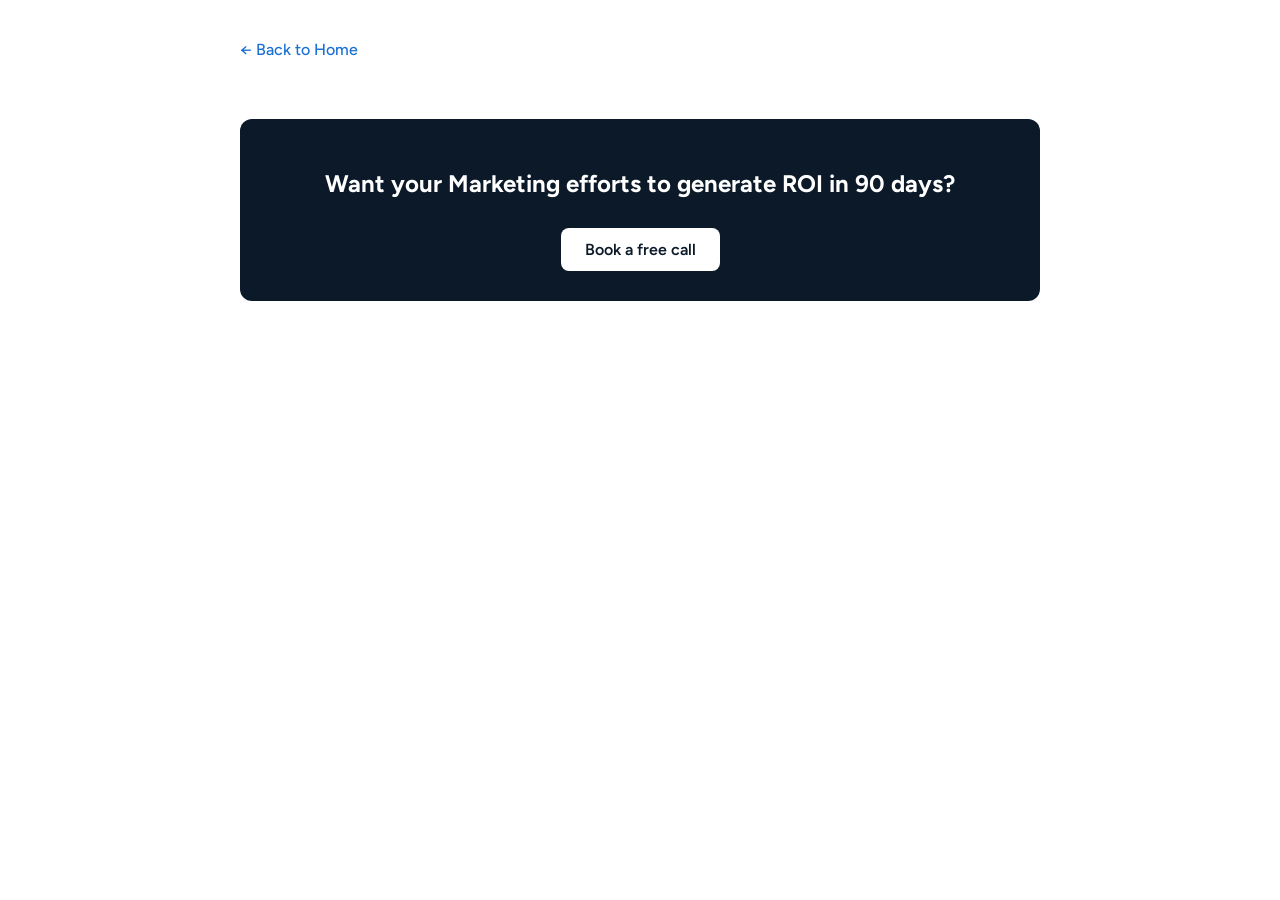
<file: blog/post-page.html>
<!DOCTYPE html>
<html lang="en">
<head>
<meta charset="UTF-8">
<meta name="viewport" content="width=device-width, initial-scale=1.0">

<title id="meta-title">Blog Post</title>
<meta name="description" id="meta-desc">
<link rel="canonical" id="canonical-url">
<link href="https://fonts.googleapis.com/css2?family=Figtree:wght@300;400;500;600&display=swap" rel="stylesheet">

<style>
body {
  font-family: 'Figtree', sans-serif;
  margin: 0;
  background: #fff;
  color: #0B1929;
}

.container {
  max-width: 800px;
  margin: auto;
  padding: 40px 20px;
}

h1 {
  font-size: 32px;
  margin-bottom: 20px;
}

.cta {
  margin-top: 60px;
  padding: 30px;
  background: #0B1929;
  color: white;
  border-radius: 12px;
  text-align: center;
}

.cta a {
  display: inline-block;
  margin-top: 10px;
  padding: 12px 24px;
  background: white;
  color: #0B1929;
  border-radius: 8px;
  text-decoration: none;
  font-weight: 600;
}

#content p {
  margin-bottom: 16px;
}
</style>
</head>

<body>

<div class="container">
  <a href="/" style="text-decoration:none; color:#1A6FD4; font-weight:500;">← Back to Home</a>
  
  <!-- ✅ REQUIRED FOR JS -->
  <h1 id="title"></h1>
  <div id="content" style="line-height:1.8; font-size:18px; margin-top:20px;"></div>

  <!-- CTA -->
  <div class="cta">
    <h2>Want your Marketing efforts to generate ROI in 90 days?</h2>
    <a href="https://calendly.com/rahul-gtmace/30min">Book a free call</a>
  </div>

</div>

<!-- ✅ SCRIPT AT BOTTOM ONLY ONCE -->
<!-- <script src="/js/blog.js"></script> -->
<!-- <script>
renderPost();
</script> -->

</body>
</html>
</file>
<file: styles/main.css>
/* Old Index.html style code */
*, *::before, *::after { box-sizing: border-box; margin: 0; padding: 0; }

  :root {
    --navy: #0B1929;
    --navy-mid: #132338;
    --navy-light: #1E3A5F;
    --blue: #1A6FD4;
    --blue-light: #3B8FFF;
    --accent: #E8F0FE;
    --gold: #C9A84C;
    --white: #FFFFFF;
    --off-white: #F5F7FA;
    --gray-100: #EEF1F6;
    --gray-200: #D8DDE8;
    --gray-400: #8A93A6;
    --gray-600: #4A5568;
    --text: #0B1929;
    --text-muted: #4A5568;
    --heading: 'Neue Haas Grotesk', 'Helvetica Neue', Helvetica, Arial, sans-serif;
    --body: 'Figtree', sans-serif;
    --radius: 12px;
    --radius-sm: 8px;
  }

  html { scroll-behavior: smooth; }

  body {
    font-family: var(--body);
    color: var(--text);
    background: var(--white);
    line-height: 1.6;
    -webkit-font-smoothing: antialiased;
    overflow-x: hidden;
  }

  /* NAV */
  nav {
    position: sticky; top: 0; z-index: 100;
    display: flex; justify-content: space-between; align-items: center;
    padding: 1.1rem 3rem;
    background: rgba(255,255,255,0.95);
    backdrop-filter: blur(12px);
    border-bottom: 1px solid var(--gray-200);
  }
.nav-logo {
  font-family: var(--heading);
  font-size: 20px;
  font-weight: 700;
  color: var(--navy);
  letter-spacing: -0.5px;
  text-decoration: none;
  transition: opacity 0.2s ease;
}

.nav-logo:visited,
.nav-logo:active {
  color: var(--navy);
  text-decoration: none;
}

/* 👇 ADD HOVER SEPARATELY */
.nav-logo:hover {
  color: var(--navy);
  text-decoration: none;
  opacity: 0.8;
}
  .nav-links { display: flex; gap: 2rem; align-items: center; }
  .nav-links a {
    font-size: 18px; font-weight: 500;
    color: var(--text-muted); text-decoration: none;
    transition: color 0.2s;
  }
  .nav-links a:hover { color: var(--navy); }
  .nav-cta {
    background: #1E3A5F;
    color: #ffffff !important;
    border: none;
    padding: 13px 30px;
    border-radius: var(--radius-sm);
    font-size: 15px;
    font-family: var(--body);
    font-weight: 500;
    cursor: pointer;
    transition: transform 0.15s, box-shadow 0.15s;
    text-decoration: none;
    /*display: inline-block;*/
    display: flex;
  }
  .nav-cta:hover {
    color: #ffffff !important;
    transform: translateY(-2px);
    box-shadow: 0 8px 24px rgba(0,0,0,0.25);
  }

  /* HERO */
  .hero {
    background: var(--navy);
    padding: 7rem 3rem 6rem;
    text-align: center;
    position: relative;
    overflow: hidden;
  }
  .hero::before {
    content: '';
    position: absolute; inset: 0;
    background: radial-gradient(ellipse 80% 60% at 50% 0%, #1A3A6A 0%, transparent 70%);
    pointer-events: none;
  }
  .hero-inner { position: relative; max-width: 780px; margin: 0 auto; }
  .hero-badge {
    display: inline-flex; align-items: center; gap: 8px;
    background: rgba(255,255,255,0.08);
    border: 1px solid rgba(255,255,255,0.15);
    color: #A8C4F0;
    font-size: 13px; font-weight: 400;
    padding: 5px 16px; border-radius: 99px;
    margin-bottom: 2rem;
    letter-spacing: 0.3px;
  }
  .hero-badge span { width: 6px; height: 6px; border-radius: 50%; background: #4CAF85; display: inline-block; }
  .hero h1 {
    font-size: clamp(32px, 5vw, 48px);
    max-width: 820px;
    margin-left: auto;
    margin-right: auto;
    line-height: 1.2;
    
    font-family: var(--heading);
    font-size: 44px; font-weight: 600; font-weight: 600;
    color: var(--white);
    line-height: 1.12;
    margin-bottom: 1.5rem;
    letter-spacing: -1px;
  }
  .hero h1 em { color: #7AB3FF; font-style: normal; }
  .hero p {
    margin-top: 10px;
    font-size: clamp(15px, 2.2vw, 18px);
    max-width: 680px;
    margin-left: auto;
    margin-right: auto;
    line-height: 1.8;
    
    font-size: 18px; font-weight: 300;
    color: rgba(255,255,255,0.65);
    max-width: 580px; margin: 0 auto 2.5rem;
    line-height: 1.75;
  }
  .hero-btns { display: flex; gap: 12px; justify-content: center; flex-wrap: wrap; }
  .btn-primary {
    background: var(--white); color: var(--navy);
    border: none; padding: 13px 30px;
    border-radius: var(--radius-sm);
    font-size: 15px; font-weight: 600;
    font-family: var(--body);
    cursor: pointer; transition: transform 0.15s, box-shadow 0.15s;
    text-decoration: none; display: inline-block;
  }
  .btn-primary:hover { transform: translateY(-2px); box-shadow: 0 8px 24px rgba(0,0,0,0.25); }
  .btn-ghost {
    background: transparent; color: rgba(255,255,255,0.85);
    border: 1px solid rgba(255,255,255,0.3);
    padding: 13px 30px; border-radius: var(--radius-sm);
    font-size: 15px; font-family: var(--body); font-weight: 400;
    cursor: pointer; transition: background 0.2s, border-color 0.2s;
    text-decoration: none; display: inline-block;
  }
  .btn-ghost:hover { background: rgba(255,255,255,0.08); border-color: rgba(255,255,255,0.4); }

  /* STATS BAR */
  .stats-bar {
    background: var(--navy-mid);
    border-top: 1px solid rgba(255,255,255,0.07);
  }
  .stats-inner {
    display: grid; grid-template-columns: repeat(3, 1fr);
    max-width: 700px; margin: 0 auto;
  }
  .stat-item {
    padding: 2rem 1.5rem; text-align: center;
    border-right: 1px solid rgba(255,255,255,0.07);
  }
  .stat-item:last-child { border-right: none; }
  .stat-num {
    font-family: var(--heading);
    font-size: 32px; font-weight: 700; color: #7AB3FF;
    display: block; margin-bottom: 4px; letter-spacing: -0.5px;
  }
  .stat-label { font-size: 12px; color: rgba(255,255,255,0.45); font-weight: 300; line-height: 1.4; }

  /* SECTIONS */
  .section { padding: 5rem 3rem; max-width: 960px; margin: 0 auto; }
  .section-title {
    font-family: var(--heading);
    font-size: 34px; font-weight: 700;
    line-height: 1.15; margin-bottom: 1rem;
    color: var(--navy); letter-spacing: -0.5px;
  }
  .section-sub {
    font-size: 16px; color: var(--text-muted);
    line-height: 1.75;
  }
  .divider { border: none; border-top: 1px solid var(--gray-100); }

  /* PROBLEMS */
  .problems { display: grid; grid-template-columns: repeat(auto-fit, minmax(240px, 1fr)); gap: 16px; margin-top: 2.5rem; }
  .problem-card {
    background: var(--off-white);
    border-radius: var(--radius); padding: 1.5rem;
    border: 1px solid var(--gray-100);
    transition: border-color 0.2s, transform 0.2s;
  }
  .problem-card:hover { border-color: var(--gray-200); transform: translateY(-2px); }
  .problem-icon {
    margin: 0 auto 14px;
    width: 40px; height: 40px;
    border-radius: var(--radius-sm);
    display: flex; align-items: center; justify-content: center;
    margin-bottom: 14px;
    font-size: 20px;
  }
  .problem-card h3 { font-family: var(--heading); font-size: 15px; font-weight: 600; margin-bottom: 8px; color: var(--navy); }
  .problem-card p { font-size: 13px; color: var(--text-muted); line-height: 1.65; }

  /* OFFERS */
  .offers { display: grid; grid-template-columns: repeat(auto-fit, minmax(250px, 1fr)); gap: 16px; margin-top: 2.5rem; }
  .offer-card {
    background: var(--white);
    border: 1px solid var(--gray-200);
    border-radius: var(--radius); padding: 1.75rem;
    transition: box-shadow 0.2s, transform 0.2s;
    position: relative; display: flex; flex-direction: column;
  }
  .offer-card:hover { box-shadow: 0 8px 32px rgba(0,0,0,0.08); transform: translateY(-2px); }
  .offer-card.featured {
    border: 2px solid var(--blue);
    background: linear-gradient(135deg, #F0F6FF 0%, #FFFFFF 60%);
  }
  .offer-tag {
    display: inline-block;
    font-family: var(--heading);
    font-size: 11px; font-weight: 600;
    padding: 3px 12px; border-radius: 99px;
    margin-bottom: 14px;
    background: var(--accent); color: var(--blue);
    letter-spacing: 0.3px; text-transform: uppercase;
  }
  .offer-tag.pop { background: var(--blue); color: var(--white); }
  .offer-card h3 { font-family: var(--heading); font-size: 18px; font-weight: 600; color: var(--navy); margin-bottom: 10px; }
  .offer-card p { font-size: 14px; color: var(--text-muted); line-height: 1.7; margin-bottom: 1.25rem; flex: 1; }
  .offer-meta {
    font-size: 12px; color: var(--gray-400);
    border-top: 1px solid var(--gray-100);
    padding-top: 14px;
  }

  /* SERVICES sub-text width match */
  .services-sub { max-width: 100%; }

  /* EXPERTISE */
  .tags { display: flex; flex-wrap: wrap; gap: 10px; margin-top: 2rem; }
  .tag {
    background: var(--off-white);
    border: 1px solid var(--gray-200);
    border-radius: 99px;
    padding: 7px 18px;
    font-size: 13px; color: var(--text-muted);
    transition: background 0.2s, border-color 0.2s;
  }
  .tag:hover { background: var(--accent); border-color: #B5D4F4; color: var(--navy); }

  /* ABOUT */
  .about-grid { display: grid; grid-template-columns: 180px 1fr; gap: 3rem; align-items: start; margin-top: 2.5rem; }
  .avatar-photo {
    width: 150px; height: 150px;
    border-radius: var(--radius);
    object-fit: cover; object-position: center top;
    display: block;
    box-shadow: 0 4px 20px rgba(0,0,0,0.12);
  }
  .about-text p { font-size: 15px; color: var(--text-muted); line-height: 1.8; margin-bottom: 1rem; }

  /* TESTIMONIALS */
  .testimonials { display: grid; grid-template-columns: repeat(auto-fit, minmax(250px, 1fr)); gap: 16px; margin-top: 2.5rem; }
  .testi {
    background: var(--off-white);
    border: 1px solid var(--gray-100);
    border-radius: var(--radius); padding: 1.5rem;
  }
  .testi-quote {
    font-size: 28px; color: var(--gray-200);
    font-family: var(--heading); line-height: 1;
    margin-bottom: 8px;
  }
  .testi-text {
    font-size: 14px; color: var(--text-muted);
    line-height: 1.75; font-style: italic;
    margin-bottom: 1.25rem;
  }
  .testi-name { font-family: var(--heading); font-size: 14px; font-weight: 600; color: var(--navy); }
  .testi-role { font-size: 12px; color: var(--gray-400); margin-top: 2px; }

  /* CTA SECTION */
  .cta-section {
    background: var(--navy);
    margin: 0 3rem 4rem;
    border-radius: 20px;
    padding: 5rem 3rem;
    text-align: center;
    position: relative; overflow: hidden;
  }
  .cta-section::before {
    content: '';
    position: absolute; inset: 0;
    background: radial-gradient(ellipse 60% 80% at 50% 0%, #1A3A6A, transparent);
    pointer-events: none;
  }
  .cta-inner { position: relative; max-width: 540px; margin: 0 auto; }
  .cta-section h2 {
    font-family: var(--heading);
    font-size: 36px; font-weight: 700; color: var(--white);
    margin-bottom: 1rem; line-height: 1.2; letter-spacing: -0.5px;
  }
  .cta-section p {
    font-size: 16px; color: rgba(255,255,255,0.6);
    margin-bottom: 2rem; line-height: 1.75;
  }
  .cta-note { font-size: 12px; color: rgba(255,255,255,0.35); margin-top: 1rem; }

  /* FOOTER */
  footer {
    padding: 2rem 3rem;
    text-align: center;
    font-size: 13px; color: var(--gray-400);
    border-top: 1px solid var(--gray-100);
  }

  /* MOBILE CTA BUTTON */
  .mobile-cta {
    display: none;
    background: var(--navy); color: var(--white);
    border: none; padding: 9px 22px;
    border-radius: var(--radius-sm);
    font-size: 14px; font-family: var(--body);
    font-weight: 500; cursor: pointer;
    text-decoration: none;
  }

  /* ANIMATIONS */
  @keyframes fadeUp {
    from { opacity: 0; transform: translateY(20px); }
    to { opacity: 1; transform: translateY(0); }
  }
  .hero-inner > * {
    animation: fadeUp 0.6s ease forwards;
    opacity: 0;
  }
  .hero-badge { animation-delay: 0.1s; }
  .hero h1 {
    font-size: clamp(32px, 5vw, 48px);
    max-width: 820px;
    margin-left: auto;
    margin-right: auto;
    line-height: 1.2;
     animation-delay: 0.2s; }
  .hero p {
    margin-top: 10px;
    font-size: clamp(15px, 2.2vw, 18px);
    max-width: 680px;
    margin-left: auto;
    margin-right: auto;
    line-height: 1.8;
     animation-delay: 0.3s; }
  .hero-btns { animation-delay: 0.4s; }

  /* RESPONSIVE */
 /* @media (max-width: 768px) {
  .hero h1 {
    font-size: clamp(32px, 5vw, 48px);
    max-width: 820px;
    margin-left: auto;
    margin-right: auto;
    line-height: 1.2;
    font-size: 34px;
    line-height: 1.25;
  }
  .hero p {
    margin-top: 10px;
    font-size: clamp(15px, 2.2vw, 18px);
    max-width: 680px;
    margin-left: auto;
    margin-right: auto;
    line-height: 1.8;
    font-size: 16px;
    line-height: 1.7;
  }

    nav { padding: 1rem 1.5rem; }
    .nav-links {     
    width: 100%;
    display: flex;
    flex-direction: column;
    gap: 12px;
    }
    
    .nav-cta {
    width: 100%;
    text-align: center;
    margin-top: 10px;
    }
    .mobile-cta { display: inline-block; }
    .hero { padding: 5rem 1.5rem 4rem; }
    .hero h1 {
    font-size: clamp(32px, 5vw, 48px);
    max-width: 820px;
    margin-left: auto;
    margin-right: auto;
    line-height: 1.2;
     font-size: 34px; }
    .section { padding: 3.5rem 1.5rem; }
    .about-grid { grid-template-columns: 1fr; }
    .stats-inner { grid-template-columns: 1fr; }
    .stat-item { border-right: none; border-bottom: 1px solid rgba(255,255,255,0.07); }
    .cta-section { margin: 0 1.5rem 3rem; padding: 3.5rem 1.5rem; }
    footer { padding: 2rem 1.5rem; }
  }
*/

/* =========================
   RESET + GLOBAL
========================= */
*, *::before, *::after { box-sizing: border-box; margin: 0; padding: 0; }

html { 
  scroll-behavior: smooth; 
  scroll-padding-top: 50px; /* Prevents sticky header from covering sections on anchor links */
}

:root {
  --navy: #0B1929;
  --navy-mid: #132338;
  --navy-light: #1E3A5F;
  --blue: #1A6FD4;
  --blue-light: #3B8FFF;
  --accent: #E8F0FE;
  --gold: #C9A84C;
  --white: #FFFFFF;
  --off-white: #F5F7FA;
  --gray-100: #EEF1F6;
  --gray-200: #D8DDE8;
  --gray-400: #8A93A6;
  --gray-600: #4A5568;
  --text: #0B1929;
  --text-muted: #4A5568;

  --heading: 'Neue Haas Grotesk', 'Helvetica Neue', Helvetica, Arial, sans-serif;
  --body: 'Figtree', sans-serif;

  --radius: 12px;
  --radius-sm: 8px;
}

body {
  font-family: var(--body);
  color: var(--text);
  background: var(--white);
  line-height: 1.6;
  -webkit-font-smoothing: antialiased;
}

/* =========================
   NAV
========================= */
nav {
  position: sticky;
  top: 0;
  z-index: 100;
  display: flex;
  justify-content: space-between;
  align-items: center;
  padding: 1.1rem 3rem;
  background: rgba(255,255,255,0.95);
  backdrop-filter: blur(12px);
  border-bottom: 1px solid var(--gray-200);
}

.nav-logo {
  font-family: var(--heading);
  font-size: 20px;
  font-weight: 700;
  color: var(--navy);
  text-decoration: none;
  transition: opacity 0.2s ease;
}

.nav-logo:hover { opacity: 0.8; }

.nav-links {
  display: flex;
  gap: 2rem;
  align-items: center;
}

.hamburger {
  display: none;
}

.nav-links a {
  font-size: 18px;
  color: var(--text-muted);
  text-decoration: none;
}

.nav-links a:hover { color: var(--navy); }

.nav-cta {
  background: var(--navy-light);
  color: #fff !important;
  padding: 13px 30px;
  border-radius: var(--radius-sm);
  text-decoration: none;
}

/* =========================
   HERO
========================= */
.hero {
  background: var(--navy);
  padding: 7rem 3rem 6rem;
  text-align: center;
  position: relative;
  overflow: hidden;
}

.hero-inner {
  position: relative;
  max-width: 780px;
  margin: 0 auto;
}

.hero h1 {
  font-family: var(--heading);
  font-size: 44px;
  color: var(--white);
  line-height: 1.12;
  margin-bottom: 1.5rem;
}

.hero p {
  font-size: 18px;
  color: rgba(255,255,255,0.65);
  max-width: 580px;
  margin: 0 auto 2.5rem;
}

/* =========================
   BUTTONS
========================= */
.btn-primary {
  background: var(--white);
  color: var(--navy);
  padding: 13px 30px;
  border-radius: var(--radius-sm);
  text-decoration: none;
}

.btn-ghost {
  border: 1px solid rgba(255,255,255,0.3);
  padding: 13px 30px;
  border-radius: var(--radius-sm);
}

/* =========================
   SECTIONS
========================= */
.section {
  padding: 5rem 3rem;
  max-width: 960px;
  margin: 0 auto;
}

.section-title {
  font-family: var(--heading);
  font-size: 34px;
  margin-bottom: 1rem;
}

.section-sub {
  font-size: 16px;
  color: var(--text-muted);
}

/* =========================
   BLOG
========================= */
.container {
  max-width: 1100px;
  margin: 80px auto;
  padding: 0 20px;
}

.blog-container {
  max-width: 800px;
  margin: 80px auto;
  padding: 0 20px;
}

.blog-image {
  width: 100%;
  margin: 30px auto;
  border-radius: var(--radius);
  overflow: hidden;
}

.blog-image img {
  width: 100%;
  height: auto;
}

.blog-meta {
  font-size: 14px;
  color: var(--text-muted);
  margin-bottom: 30px;
}

.blog-cta {
  margin-top: 60px;
  padding: 30px;
  border: 1px solid var(--gray-100);
  border-radius: var(--radius);
  text-align: center;
}

.blog-title {
  margin-bottom: 40px;
}

/* BLOG GRID */
.blog-grid {
  display: flex;
  flex-direction: column;
  gap: 20px;
  width: 100%;
}

/* BLOG CARD */
.blog-card-horizontal {
  display: flex;
  gap: 16px;
  align-items: center;
  text-decoration: none;
  color: inherit;
  padding: 12px;
  border-radius: 12px;
  transition: all 0.2s ease;
  width: 100%;
  box-sizing: border-box;
}

/* IMAGE */
.blog-card-image {
  width: 120px;
  height: 80px;
  object-fit: cover;
  border-radius: 8px;
  flex-shrink: 0;
}

/* CONTENT */
.blog-card-content h3 {
  margin: 0;
  font-size: 18px;
  line-height: 1.3;
  font-weight: 500;
}

.blog-card-content p {
  margin: 6px 0;
  font-size: 14px;
  color: #666;
}

/* READ MORE */
.read-more {
  font-size: 14px;
  color: #1A6FD4;
  font-weight: 500;
}

/* HOVER EFFECT */
.blog-card-horizontal:hover {
  background: #f7f9fc;
  transform: translateY(-2px);
}

.blog-card-horizontal:hover h3 {
  text-decoration: underline;
}
.featured-label {
  display: inline-block;
  font-size: 12px;
  font-weight: 600;
  color: #1A6FD4;
  background: rgba(26, 111, 212, 0.08);
  padding: 4px 10px;
  border-radius: 20px;
  margin-top: 16px;
  margin-bottom: 10px;
}

.featured-post {
  display: grid;
 /* grid-template-columns: 1.1fr 1fr;*/
  grid-template-columns: 1.1fr 1fr;
  gap: 32px;
  margin-bottom: 50px;
  align-items: center;
}

.featured-post img {
  width: 100%;
  height: auto;
  aspect-ratio: 16 / 9;
  object-fit: cover;
  border-radius: var(--radius);
  border: 1px solid var(--gray-100);
  display: block;
}

.featured-content {
  display: flex;
  flex-direction: column;
  justify-content: center;
}

.featured-content h2 {
  font-size: 28px;
  line-height: 1.3;
  margin-bottom: 12px;
}

.featured-content p {
  color: var(--text-muted);
  margin-bottom: 16px;
  line-height: 1.6;
}

.featured-content a {
  color: var(--blue);
  font-weight: 500;
  text-decoration: none;
}

a:hover img {
  opacity: 0.9;
}
a h2:hover {
  text-decoration: underline;
}
a h3:hover {
  text-decoration: underline;
}

/* =========================
   FOOTER
========================= */
footer {
  padding: 2rem;
  text-align: center;
  font-size: 13px;
  color: var(--gray-400);
  border-top: 1px solid var(--gray-100);
}

/* =========================
   RESPONSIVE
========================= */
/*@media (max-width: 768px) {
  nav { /* padding: 1rem 1.5rem; */ 
    /*flex-direction: column;*/
/*    align-items: flex-start;    
    gap: 16px;
  }
  .nav-links { 
    width: 100%;
    /*display: flex;*/
  /*  flex-direction: column;
    gap: 12px;
    /*margin-top: 10px;*/
  /* }

  .nav-cta { */
 /*   width: 100%;
    text-align: center;
    margin-top: 10px;
  }
  .section { padding: 3.5rem 1.5rem; }

  .hero { padding: 5rem 1.5rem 4rem; }

  .container,
  .blog-container {
    margin: 60px auto;
    padding: 0 16px;
  }

  .featured-post {
  grid-template-columns: 1fr;
  gap: 20px;
}
}*/ 

/*@media (max-width: 768px) {
  .blog-card-horizontal {
    flex-direction: column;
    align-items: flex-start;
  }

  .blog-card-image {
    width: 100%;
    height: auto;
  }
}*/
/* RESPONSIVE */
  @media (max-width: 768px) {
  .hero h1 {
    font-size: clamp(32px, 5vw, 48px);
    max-width: 820px;
    margin-left: auto;
    margin-right: auto;
    line-height: 1.2;
    font-size: 34px;
    line-height: 1.25;
  }
  .hero p {
    margin-top: 10px;
    font-size: clamp(15px, 2.2vw, 18px);
    max-width: 680px;
    margin-left: auto;
    margin-right: auto;
    line-height: 1.8;
    font-size: 16px;
    line-height: 1.7;
  }

    nav { 
      padding: 1rem 1.5rem; 
      align-items: center;    
    }
    
    .hamburger {
      display: flex;
      flex-direction: column;
      justify-content: space-between;
      width: 28px;
      height: 20px;
      background: transparent;
      border: none;
      cursor: pointer;
      z-index: 101;
    }

    .hamburger .bar {
      width: 100%;
      height: 2px;
      background-color: var(--navy);
      border-radius: 2px;
      transition: transform 0.4s cubic-bezier(0.68, -0.55, 0.265, 1.55), opacity 0.3s;
    }

    body.nav-open .hamburger .bar:nth-child(1) {
      transform: translateY(9px) rotate(45deg);
    }
    body.nav-open .hamburger .bar:nth-child(2) {
      opacity: 0;
    }
    body.nav-open .hamburger .bar:nth-child(3) {
      transform: translateY(-9px) rotate(-45deg);
    }

    .nav-links {     
      position: fixed;
      top: 0;
      left: 0;
      width: 100%;
      height: 100vh;
      background: var(--white);
      display: flex;
      flex-direction: column;
      justify-content: center;
      align-items: center;
      gap: 2rem;
      z-index: 100;
      transform: translateY(100%);
      opacity: 0;
      visibility: hidden;
      transition: transform 0.6s cubic-bezier(0.77, 0, 0.175, 1), opacity 0.5s, visibility 0.6s;
    }

    body.nav-open .nav-links {
      transform: translateY(0);
      opacity: 1;
      visibility: visible;
    }

    body.nav-open {
      overflow: hidden;
    }

    .nav-links a {
      font-size: 24px;
      font-weight: 600;
      color: var(--navy);
      opacity: 0;
      transform: translateY(20px);
      transition: opacity 0.4s ease, transform 0.4s ease;
    }

    body.nav-open .nav-links a {
      opacity: 1;
      transform: translateY(0);
    }

    body.nav-open .nav-links a:nth-child(1) { transition-delay: 0.1s; }
    body.nav-open .nav-links a:nth-child(2) { transition-delay: 0.2s; }
    body.nav-open .nav-links a:nth-child(3) { transition-delay: 0.3s; }
    body.nav-open .nav-links a:nth-child(4) { transition-delay: 0.4s; }
    body.nav-open .nav-links a:nth-child(5) { transition-delay: 0.5s; }
    
    .nav-cta { display: inline-flex !important; margin-top: 1rem; }
    .mobile-cta { display: none !important; }
    
    .hero { padding: 5rem 1.5rem 4rem; }
    .hero h1 {
    font-size: clamp(32px, 5vw, 48px);
    max-width: 820px;
    margin-left: auto;
    margin-right: auto;
    line-height: 1.2;
     font-size: 34px; }
    .section { padding: 3.5rem 1.5rem; }
    .about-grid { grid-template-columns: 1fr; }
    .stats-inner { grid-template-columns: 1fr; }
    .stat-item { border-right: none; border-bottom: 1px solid rgba(255,255,255,0.07); }
    .cta-section { margin: 0 1.5rem 3rem; padding: 3.5rem 1.5rem; }

    .container,
    .blog-container {
    margin: 60px auto;
    padding: 0 16px;
    }

   .featured-post {
    grid-template-columns: 1fr;
    gap: 20px;
    }

    .blog-card-horizontal {
    flex-direction: column;
    align-items: flex-start;
    }

    .blog-card-image {
    width: 100%;
    height: auto;
    }
    footer { padding: 2rem 1.5rem; }
  }
</file>
